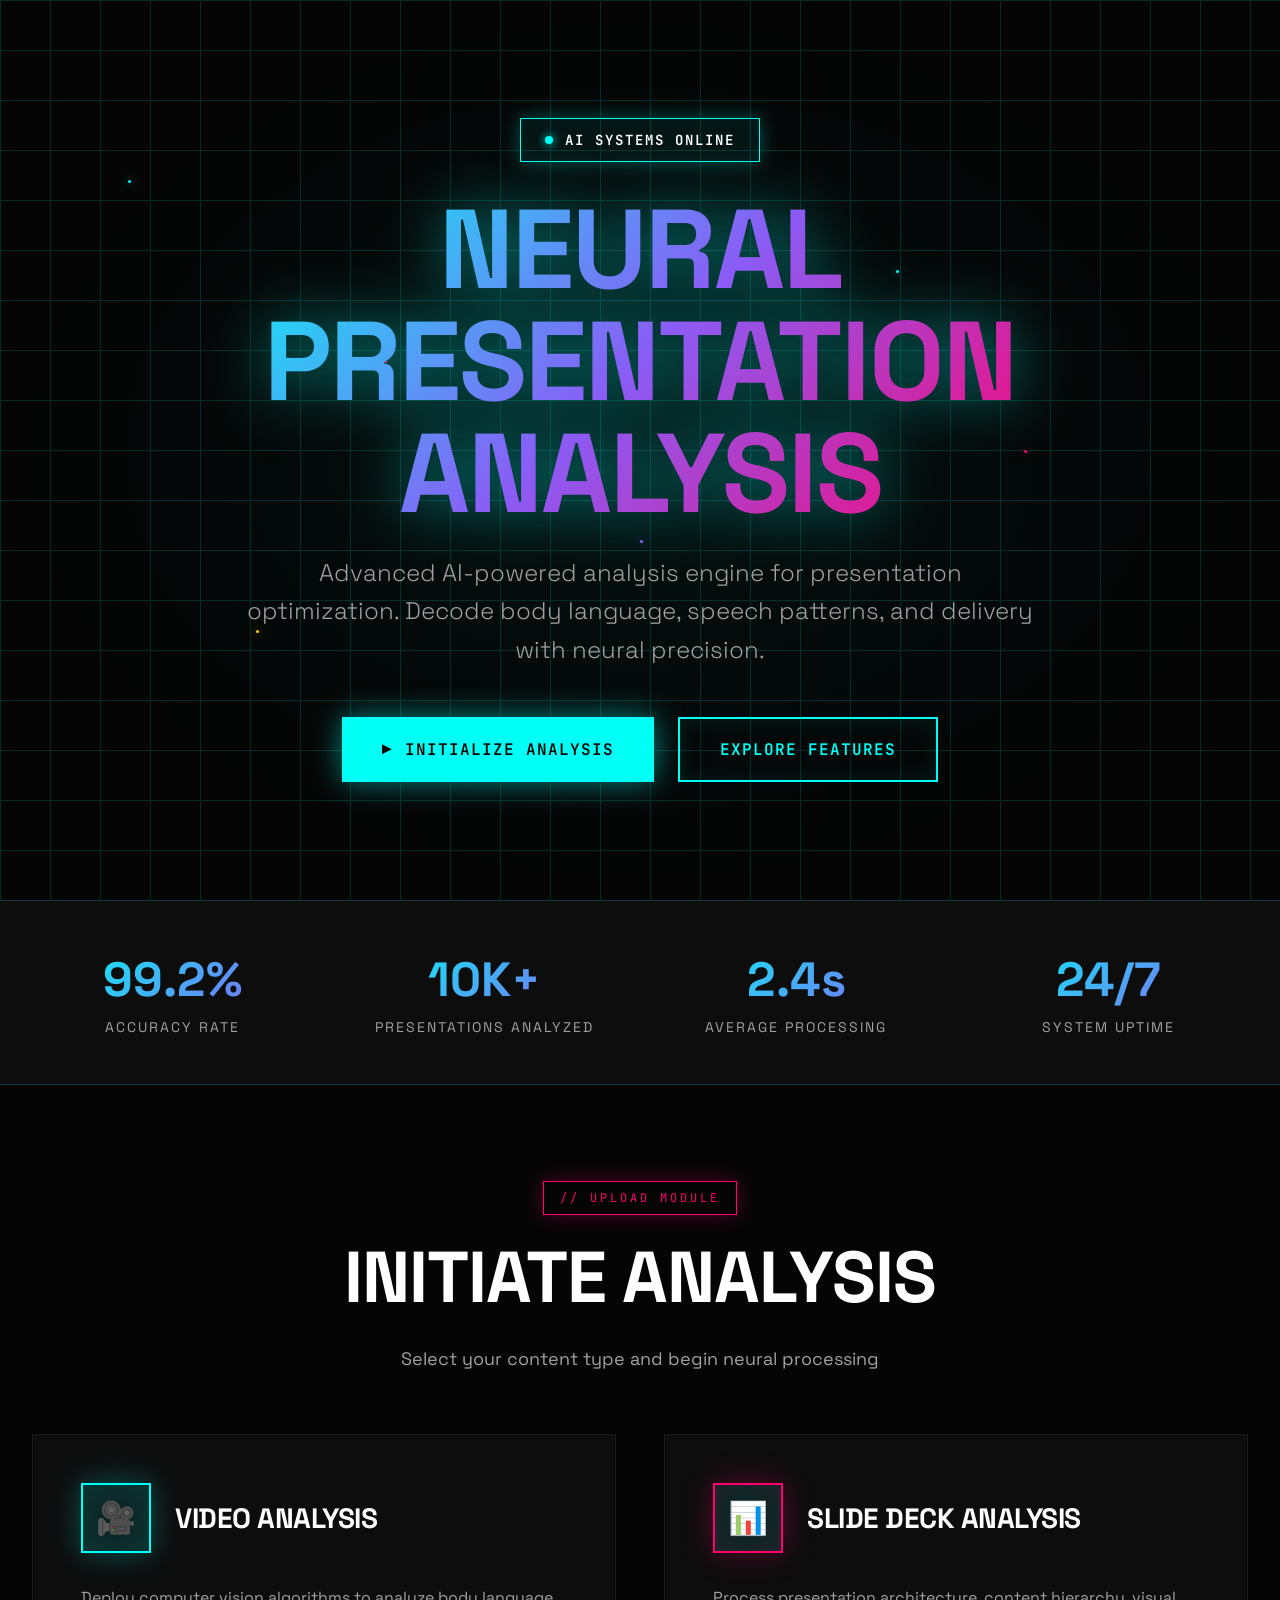
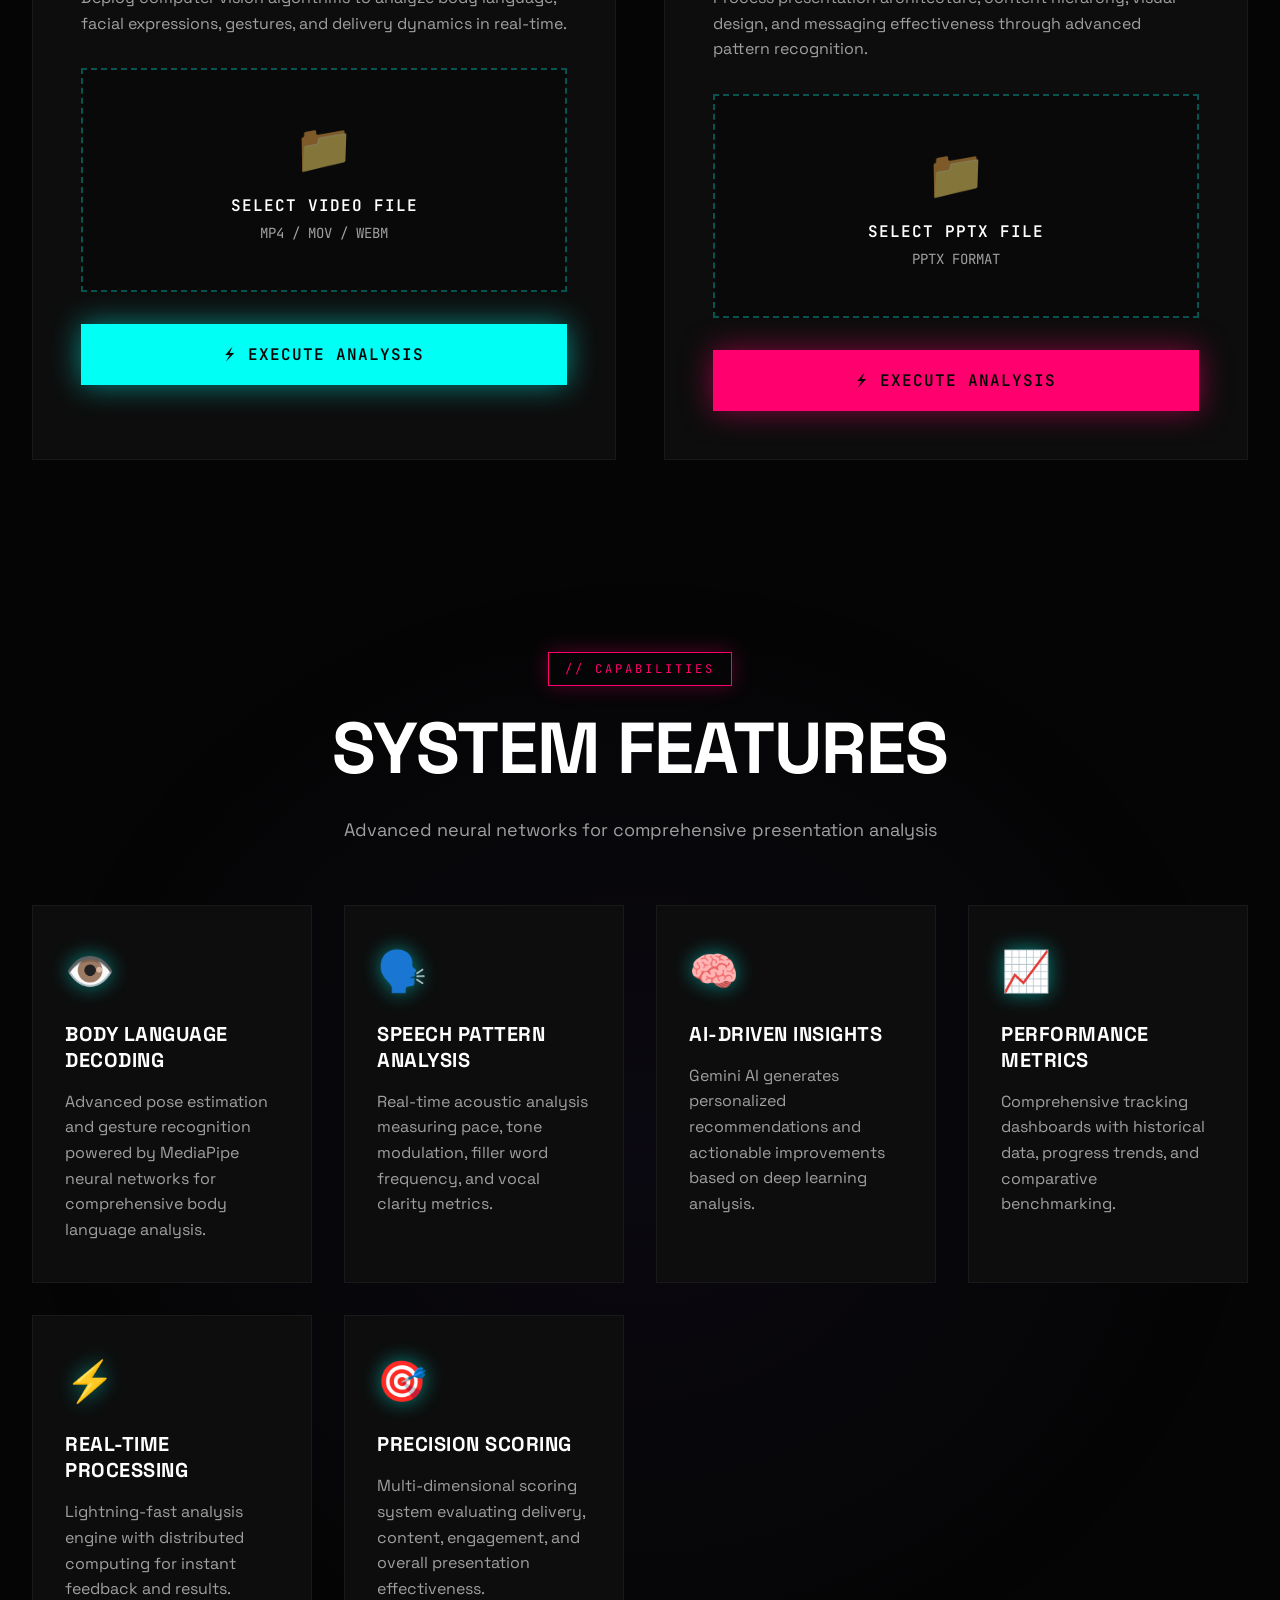
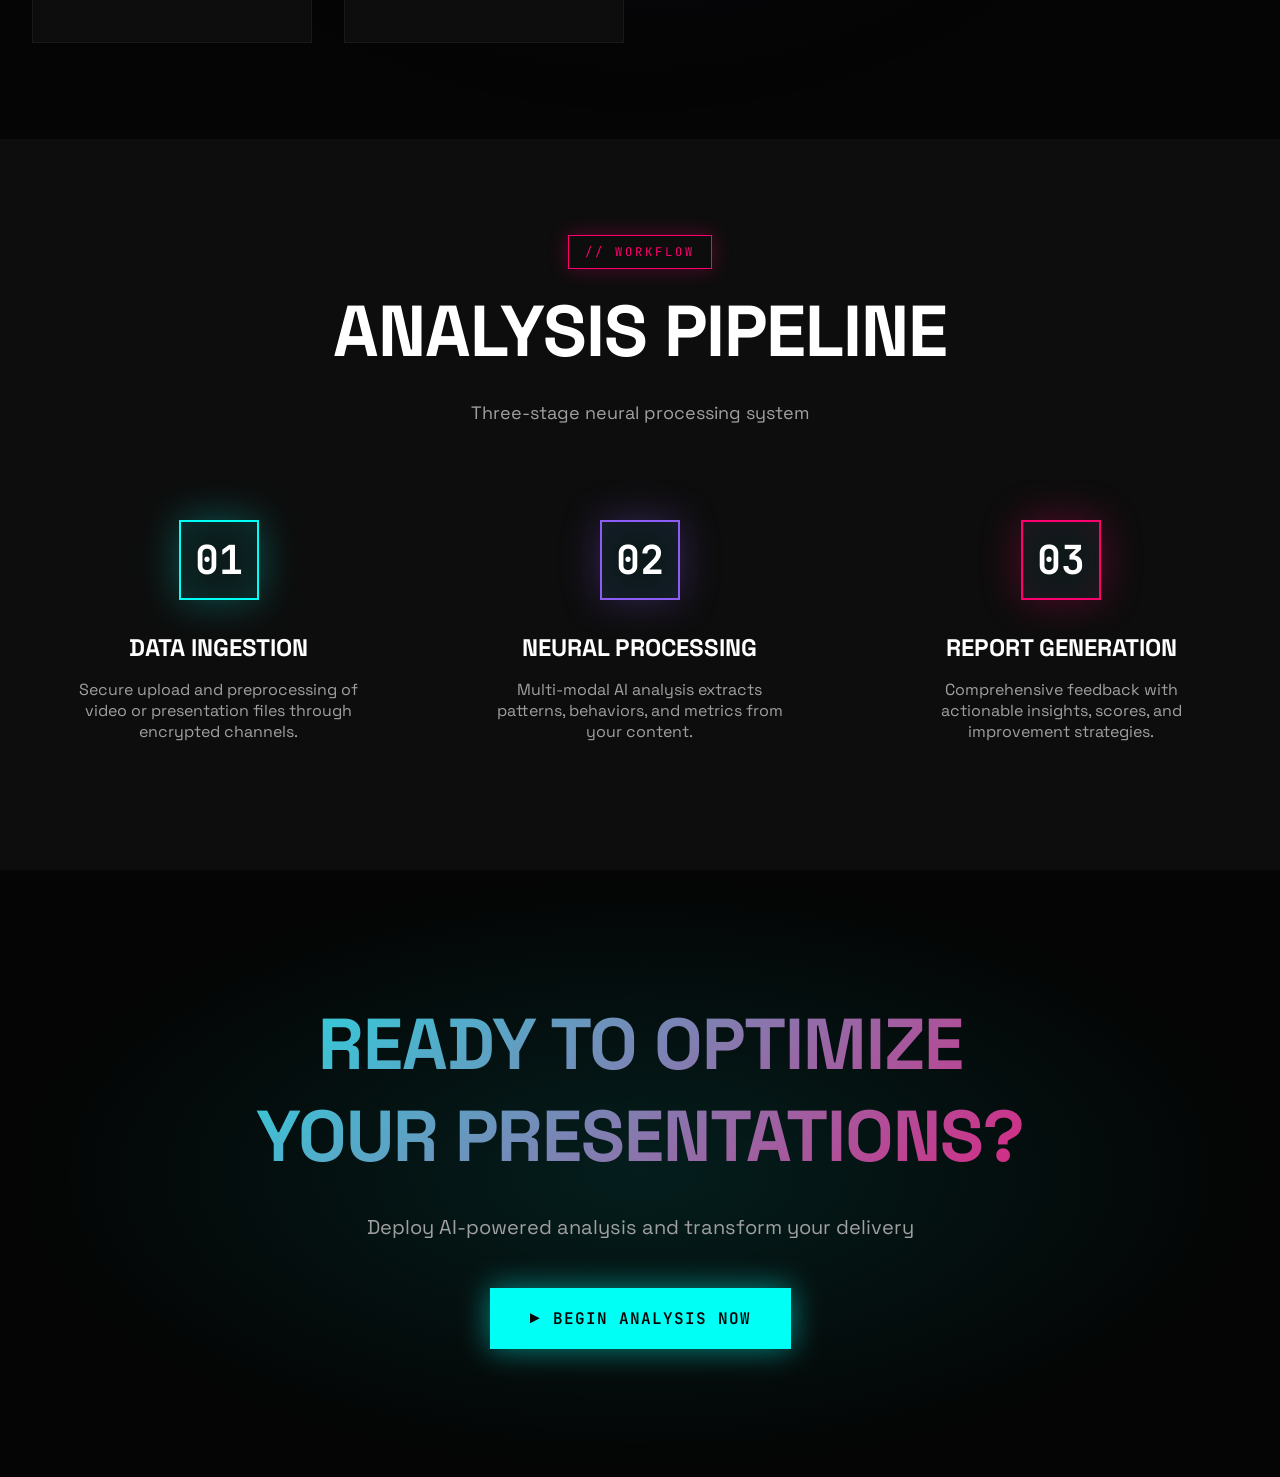
<file: templates/index.html>
<!DOCTYPE html>
<html lang="en">
<head>
    <meta charset="UTF-8">
    <meta name="viewport" content="width=device-width, initial-scale=1.0">
    <title>AI Presentation Analyzer - Neural Interface</title>
    <link href="https://fonts.googleapis.com/css2?family=Space+Grotesk:wght@300;400;500;600;700&family=JetBrains+Mono:wght@400;600&display=swap" rel="stylesheet">
    <style>
        * {
            margin: 0;
            padding: 0;
            box-sizing: border-box;
        }

        :root {
            --neon-cyan: #00fff5;
            --neon-pink: #ff006e;
            --neon-purple: #8b5cf6;
            --neon-yellow: #ffd60a;
            --dark: #050505;
            --dark-card: #0d0d0d;
            --dark-elevated: #1a1a1a;
            --text: #ffffff;
            --text-dim: #a0a0a0;
        }

        body {
            font-family: 'Space Grotesk', sans-serif;
            background: var(--dark);
            color: var(--text);
            overflow-x: hidden;
            position: relative;
        }

        /* Cyber Grid Background */
        .cyber-grid {
            position: fixed;
            top: 0;
            left: 0;
            width: 100%;
            height: 100%;
            z-index: 0;
            opacity: 0.15;
            background-image: 
                linear-gradient(var(--neon-cyan) 1px, transparent 1px),
                linear-gradient(90deg, var(--neon-cyan) 1px, transparent 1px);
            background-size: 50px 50px;
            animation: gridMove 20s linear infinite;
        }

        @keyframes gridMove {
            0% { transform: perspective(500px) rotateX(60deg) translateY(0); }
            100% { transform: perspective(500px) rotateX(60deg) translateY(50px); }
        }

        /* Floating Particles */
        .particles {
            position: fixed;
            top: 0;
            left: 0;
            width: 100%;
            height: 100%;
            z-index: 1;
            pointer-events: none;
        }

        .particle {
            position: absolute;
            width: 3px;
            height: 3px;
            background: var(--neon-cyan);
            border-radius: 50%;
            box-shadow: 0 0 10px var(--neon-cyan);
            animation: float 10s infinite ease-in-out;
        }

        .particle:nth-child(1) { top: 20%; left: 10%; animation-delay: 0s; }
        .particle:nth-child(2) { top: 40%; left: 30%; animation-delay: 2s; background: var(--neon-pink); box-shadow: 0 0 10px var(--neon-pink); }
        .particle:nth-child(3) { top: 60%; left: 50%; animation-delay: 4s; background: var(--neon-purple); box-shadow: 0 0 10px var(--neon-purple); }
        .particle:nth-child(4) { top: 30%; left: 70%; animation-delay: 1s; }
        .particle:nth-child(5) { top: 70%; left: 20%; animation-delay: 3s; background: var(--neon-yellow); box-shadow: 0 0 10px var(--neon-yellow); }
        .particle:nth-child(6) { top: 50%; left: 80%; animation-delay: 5s; background: var(--neon-pink); box-shadow: 0 0 10px var(--neon-pink); }

        @keyframes float {
            0%, 100% { transform: translate(0, 0) scale(1); opacity: 0.3; }
            25% { transform: translate(50px, -50px) scale(1.5); opacity: 0.8; }
            50% { transform: translate(-30px, 30px) scale(0.8); opacity: 0.5; }
            75% { transform: translate(70px, 20px) scale(1.2); opacity: 0.7; }
        }

        /* Hero Section */
        .hero {
            position: relative;
            min-height: 100vh;
            display: flex;
            align-items: center;
            justify-content: center;
            padding: 2rem;
            z-index: 10;
            background: radial-gradient(ellipse at center, rgba(0, 255, 245, 0.05) 0%, transparent 70%);
        }

        .hero-content {
            text-align: center;
            max-width: 1100px;
        }

        .glitch-wrapper {
            position: relative;
            display: inline-block;
            margin-bottom: 2rem;
        }

        .status-badge {
            display: inline-flex;
            align-items: center;
            gap: 0.75rem;
            padding: 0.75rem 1.5rem;
            background: rgba(0, 255, 245, 0.05);
            border: 1px solid var(--neon-cyan);
            font-family: 'JetBrains Mono', monospace;
            font-size: 0.875rem;
            font-weight: 600;
            text-transform: uppercase;
            letter-spacing: 2px;
            box-shadow: 0 0 20px rgba(0, 255, 245, 0.3), inset 0 0 20px rgba(0, 255, 245, 0.05);
            animation: pulse-border 2s infinite;
        }

        .status-dot {
            width: 8px;
            height: 8px;
            background: var(--neon-cyan);
            border-radius: 50%;
            animation: pulse-dot 2s infinite;
            box-shadow: 0 0 10px var(--neon-cyan);
        }

        @keyframes pulse-border {
            0%, 100% { box-shadow: 0 0 20px rgba(0, 255, 245, 0.3), inset 0 0 20px rgba(0, 255, 245, 0.05); }
            50% { box-shadow: 0 0 40px rgba(0, 255, 245, 0.6), inset 0 0 30px rgba(0, 255, 245, 0.1); }
        }

        @keyframes pulse-dot {
            0%, 100% { opacity: 1; transform: scale(1); }
            50% { opacity: 0.5; transform: scale(1.5); }
        }

        h1 {
            font-size: clamp(3rem, 10vw, 7rem);
            font-weight: 700;
            line-height: 1;
            margin-bottom: 1.5rem;
            text-transform: uppercase;
            letter-spacing: -2px;
            background: linear-gradient(135deg, var(--neon-cyan), var(--neon-purple), var(--neon-pink));
            -webkit-background-clip: text;
            -webkit-text-fill-color: transparent;
            background-clip: text;
            filter: drop-shadow(0 0 30px rgba(0, 255, 245, 0.5));
            animation: glow-text 3s ease-in-out infinite;
        }

        @keyframes glow-text {
            0%, 100% { filter: drop-shadow(0 0 20px rgba(0, 255, 245, 0.3)); }
            50% { filter: drop-shadow(0 0 40px rgba(0, 255, 245, 0.8)); }
        }

        .tagline {
            font-size: clamp(1.125rem, 2.5vw, 1.5rem);
            color: var(--text-dim);
            max-width: 800px;
            margin: 0 auto 3rem;
            line-height: 1.6;
            font-weight: 300;
        }

        .cta-group {
            display: flex;
            gap: 1.5rem;
            justify-content: center;
            flex-wrap: wrap;
        }

        .btn-primary {
            position: relative;
            display: inline-flex;
            align-items: center;
            gap: 0.75rem;
            padding: 1.25rem 2.5rem;
            font-size: 1rem;
            font-weight: 600;
            font-family: 'JetBrains Mono', monospace;
            text-transform: uppercase;
            letter-spacing: 1px;
            color: var(--dark);
            background: var(--neon-cyan);
            border: none;
            overflow: hidden;
            cursor: pointer;
            text-decoration: none;
            transition: all 0.3s ease;
            box-shadow: 0 0 30px rgba(0, 255, 245, 0.5);
        }

        .btn-primary::before {
            content: '';
            position: absolute;
            top: 0;
            left: -100%;
            width: 100%;
            height: 100%;
            background: linear-gradient(90deg, transparent, rgba(255, 255, 255, 0.5), transparent);
            transition: left 0.5s ease;
        }

        .btn-primary:hover::before {
            left: 100%;
        }

        .btn-primary:hover {
            transform: translateY(-3px) scale(1.02);
            box-shadow: 0 0 50px rgba(0, 255, 245, 0.8);
        }

        .btn-secondary {
            padding: 1.25rem 2.5rem;
            font-size: 1rem;
            font-weight: 600;
            font-family: 'JetBrains Mono', monospace;
            text-transform: uppercase;
            letter-spacing: 1px;
            color: var(--neon-cyan);
            background: transparent;
            border: 2px solid var(--neon-cyan);
            cursor: pointer;
            text-decoration: none;
            transition: all 0.3s ease;
            box-shadow: inset 0 0 20px rgba(0, 255, 245, 0.1);
        }

        .btn-secondary:hover {
            background: rgba(0, 255, 245, 0.1);
            box-shadow: 0 0 30px rgba(0, 255, 245, 0.3), inset 0 0 30px rgba(0, 255, 245, 0.2);
        }

        /* Stats Bar */
        .stats-bar {
            position: relative;
            z-index: 10;
            padding: 3rem 2rem;
            background: var(--dark-card);
            border-top: 1px solid rgba(0, 255, 245, 0.2);
            border-bottom: 1px solid rgba(0, 255, 245, 0.2);
        }

        .stats-grid {
            max-width: 1200px;
            margin: 0 auto;
            display: grid;
            grid-template-columns: repeat(auto-fit, minmax(200px, 1fr));
            gap: 3rem;
            text-align: center;
        }

        .stat-item h3 {
            font-size: 3rem;
            font-weight: 700;
            background: linear-gradient(135deg, var(--neon-cyan), var(--neon-purple));
            -webkit-background-clip: text;
            -webkit-text-fill-color: transparent;
            background-clip: text;
            margin-bottom: 0.5rem;
        }

        .stat-item p {
            color: var(--text-dim);
            text-transform: uppercase;
            font-size: 0.875rem;
            letter-spacing: 2px;
        }

        /* Upload Section */
        .upload-section {
            position: relative;
            z-index: 10;
            padding: 6rem 2rem;
        }

        .container {
            max-width: 1400px;
            margin: 0 auto;
        }

        .section-header {
            text-align: center;
            margin-bottom: 4rem;
        }

        .section-label {
            display: inline-block;
            font-family: 'JetBrains Mono', monospace;
            font-size: 0.75rem;
            text-transform: uppercase;
            letter-spacing: 3px;
            color: var(--neon-pink);
            margin-bottom: 1rem;
            padding: 0.5rem 1rem;
            border: 1px solid var(--neon-pink);
            box-shadow: 0 0 20px rgba(255, 0, 110, 0.3);
        }

        .section-title {
            font-size: clamp(2.5rem, 6vw, 4.5rem);
            font-weight: 700;
            margin-bottom: 1.5rem;
            text-transform: uppercase;
            letter-spacing: -1px;
        }

        .section-subtitle {
            font-size: 1.125rem;
            color: var(--text-dim);
            max-width: 600px;
            margin: 0 auto;
        }

        .upload-grid {
            display: grid;
            grid-template-columns: repeat(auto-fit, minmax(500px, 1fr));
            gap: 3rem;
        }

        .upload-card {
            position: relative;
            background: var(--dark-card);
            border: 1px solid rgba(255, 255, 255, 0.05);
            padding: 3rem;
            overflow: hidden;
            transition: all 0.4s ease;
        }

        .upload-card::before {
            content: '';
            position: absolute;
            top: 0;
            left: 0;
            width: 100%;
            height: 3px;
            background: linear-gradient(90deg, var(--neon-cyan), var(--neon-purple), var(--neon-pink));
            transform: scaleX(0);
            transform-origin: left;
            transition: transform 0.4s ease;
        }

        .upload-card:hover::before {
            transform: scaleX(1);
        }

        .upload-card::after {
            content: '';
            position: absolute;
            top: 0;
            left: 0;
            right: 0;
            bottom: 0;
            background: radial-gradient(circle at var(--mouse-x, 50%) var(--mouse-y, 50%), rgba(0, 255, 245, 0.1), transparent 50%);
            opacity: 0;
            transition: opacity 0.3s ease;
            pointer-events: none;
        }

        .upload-card:hover::after {
            opacity: 1;
        }

        .upload-card:hover {
            border-color: rgba(0, 255, 245, 0.3);
            transform: translateY(-5px);
            box-shadow: 0 20px 60px rgba(0, 0, 0, 0.5), 0 0 40px rgba(0, 255, 245, 0.2);
        }

        .card-header {
            display: flex;
            align-items: center;
            gap: 1.5rem;
            margin-bottom: 2rem;
        }

        .card-icon {
            width: 70px;
            height: 70px;
            display: flex;
            align-items: center;
            justify-content: center;
            font-size: 2rem;
            background: rgba(0, 255, 245, 0.1);
            border: 2px solid var(--neon-cyan);
            box-shadow: 0 0 30px rgba(0, 255, 245, 0.3), inset 0 0 30px rgba(0, 255, 245, 0.1);
        }

        .upload-card:nth-child(2) .card-icon {
            border-color: var(--neon-pink);
            box-shadow: 0 0 30px rgba(255, 0, 110, 0.3), inset 0 0 30px rgba(255, 0, 110, 0.1);
        }

        .card-title {
            font-size: 1.75rem;
            font-weight: 700;
            text-transform: uppercase;
            letter-spacing: -0.5px;
        }

        .card-description {
            color: var(--text-dim);
            line-height: 1.6;
            margin-bottom: 2rem;
        }

        .file-zone {
            position: relative;
            margin-bottom: 2rem;
        }

        .file-input {
            position: absolute;
            opacity: 0;
            width: 100%;
            height: 100%;
            cursor: pointer;
            z-index: 2;
        }

        .file-display {
            display: flex;
            flex-direction: column;
            align-items: center;
            justify-content: center;
            padding: 3rem 2rem;
            background: rgba(0, 0, 0, 0.3);
            border: 2px dashed rgba(0, 255, 245, 0.3);
            transition: all 0.3s ease;
            cursor: pointer;
        }

        .file-display:hover {
            background: rgba(0, 255, 245, 0.05);
            border-color: var(--neon-cyan);
            box-shadow: 0 0 30px rgba(0, 255, 245, 0.2), inset 0 0 30px rgba(0, 255, 245, 0.05);
        }

        .upload-card:nth-child(2) .file-display:hover {
            border-color: var(--neon-pink);
            box-shadow: 0 0 30px rgba(255, 0, 110, 0.2), inset 0 0 30px rgba(255, 0, 110, 0.05);
        }

        .file-icon {
            font-size: 3rem;
            margin-bottom: 1rem;
            opacity: 0.5;
        }

        .file-text {
            font-family: 'JetBrains Mono', monospace;
            font-weight: 600;
            font-size: 1rem;
            margin-bottom: 0.5rem;
            text-transform: uppercase;
            letter-spacing: 1px;
        }

        .file-formats {
            font-size: 0.875rem;
            color: var(--text-dim);
            font-family: 'JetBrains Mono', monospace;
        }

        .preview-box {
            display: none;
            margin-top: 1.5rem;
            padding: 1.5rem;
            background: rgba(0, 0, 0, 0.5);
            border: 1px solid rgba(0, 255, 245, 0.2);
        }

        .preview-box video {
            width: 100%;
            margin-bottom: 1rem;
        }

        .preview-meta {
            font-family: 'JetBrains Mono', monospace;
            font-size: 0.875rem;
            color: var(--text-dim);
        }

        .analyze-btn {
            width: 100%;
            padding: 1.25rem;
            font-size: 1rem;
            font-weight: 600;
            font-family: 'JetBrains Mono', monospace;
            text-transform: uppercase;
            letter-spacing: 1px;
            color: var(--dark);
            background: var(--neon-cyan);
            border: none;
            cursor: pointer;
            transition: all 0.3s ease;
            display: flex;
            align-items: center;
            justify-content: center;
            gap: 0.75rem;
            box-shadow: 0 0 30px rgba(0, 255, 245, 0.5);
            position: relative;
            overflow: hidden;
        }

        .analyze-btn::before {
            content: '';
            position: absolute;
            top: 50%;
            left: 50%;
            width: 0;
            height: 0;
            background: rgba(255, 255, 255, 0.3);
            border-radius: 50%;
            transform: translate(-50%, -50%);
            transition: width 0.6s ease, height 0.6s ease;
        }

        .analyze-btn:hover::before {
            width: 400px;
            height: 400px;
        }

        .analyze-btn:hover {
            transform: translateY(-2px);
            box-shadow: 0 0 50px rgba(0, 255, 245, 0.8);
        }

        .upload-card:nth-child(2) .analyze-btn {
            background: var(--neon-pink);
            box-shadow: 0 0 30px rgba(255, 0, 110, 0.5);
        }

        .upload-card:nth-child(2) .analyze-btn:hover {
            box-shadow: 0 0 50px rgba(255, 0, 110, 0.8);
        }

        /* Features Section */
        .features-section {
            position: relative;
            z-index: 10;
            padding: 6rem 2rem;
            background: radial-gradient(ellipse at center, rgba(139, 92, 246, 0.05) 0%, transparent 70%);
        }

        .features-grid {
            display: grid;
            grid-template-columns: repeat(auto-fit, minmax(280px, 1fr));
            gap: 2rem;
            margin-top: 4rem;
        }

        .feature-card {
            position: relative;
            padding: 2.5rem 2rem;
            background: var(--dark-card);
            border: 1px solid rgba(255, 255, 255, 0.05);
            transition: all 0.3s ease;
            overflow: hidden;
        }

        .feature-card::before {
            content: '';
            position: absolute;
            top: 0;
            left: 0;
            width: 3px;
            height: 100%;
            background: linear-gradient(180deg, var(--neon-cyan), var(--neon-purple), var(--neon-pink));
            transform: scaleY(0);
            transform-origin: top;
            transition: transform 0.3s ease;
        }

        .feature-card:hover::before {
            transform: scaleY(1);
        }

        .feature-card:hover {
            border-color: rgba(0, 255, 245, 0.3);
            transform: translateX(5px);
            box-shadow: -5px 0 30px rgba(0, 255, 245, 0.2);
        }

        .feature-icon {
            font-size: 2.5rem;
            margin-bottom: 1.5rem;
            filter: drop-shadow(0 0 10px rgba(0, 255, 245, 0.5));
        }

        .feature-card h3 {
            font-size: 1.25rem;
            font-weight: 700;
            margin-bottom: 1rem;
            text-transform: uppercase;
            letter-spacing: 0.5px;
        }

        .feature-card p {
            color: var(--text-dim);
            line-height: 1.6;
        }

        /* Process Section */
        .process-section {
            position: relative;
            z-index: 10;
            padding: 6rem 2rem;
            background: var(--dark-card);
        }

        .process-grid {
            display: grid;
            grid-template-columns: repeat(auto-fit, minmax(300px, 1fr));
            gap: 3rem;
            margin-top: 4rem;
        }

        .process-step {
            position: relative;
            text-align: center;
            padding: 2rem;
        }

        .step-number {
            width: 80px;
            height: 80px;
            display: flex;
            align-items: center;
            justify-content: center;
            font-size: 2.5rem;
            font-weight: 700;
            margin: 0 auto 2rem;
            background: rgba(0, 255, 245, 0.05);
            border: 2px solid var(--neon-cyan);
            box-shadow: 0 0 40px rgba(0, 255, 245, 0.3), inset 0 0 40px rgba(0, 255, 245, 0.1);
            font-family: 'JetBrains Mono', monospace;
        }

        .process-step:nth-child(2) .step-number {
            border-color: var(--neon-purple);
            box-shadow: 0 0 40px rgba(139, 92, 246, 0.3), inset 0 0 40px rgba(139, 92, 246, 0.1);
        }

        .process-step:nth-child(3) .step-number {
            border-color: var(--neon-pink);
            box-shadow: 0 0 40px rgba(255, 0, 110, 0.3), inset 0 0 40px rgba(255, 0, 110, 0.1);
        }

        .process-step h3 {
            font-size: 1.5rem;
            font-weight: 700;
            margin-bottom: 1rem;
            text-transform: uppercase;
        }

        .process-step p {
            color: var(--text-dim);
        }

        /* CTA Section */
        .cta-section {
            position: relative;
            z-index: 10;
            padding: 8rem 2rem;
            text-align: center;
            background: radial-gradient(ellipse at center, rgba(0, 255, 245, 0.1) 0%, transparent 70%);
        }

        .cta-section h2 {
            font-size: clamp(2.5rem, 6vw, 4.5rem);
            font-weight: 700;
            margin-bottom: 2rem;
            text-transform: uppercase;
            letter-spacing: -1px;
            background: linear-gradient(135deg, var(--neon-cyan), var(--neon-pink));
            -webkit-background-clip: text;
            -webkit-text-fill-color: transparent;
            background-clip: text;
        }

        .cta-section p {
            font-size: 1.25rem;
            color: var(--text-dim);
            margin-bottom: 3rem;
        }

        /* Responsive */
        @media (max-width: 1024px) {
            .upload-grid {
                grid-template-columns: 1fr;
            }
        }

        @media (max-width: 768px) {
            h1 {
                font-size: 3rem;
            }

            .cta-group {
                flex-direction: column;
            }

            .btn-primary, .btn-secondary {
                width: 100%;
                justify-content: center;
            }

            .upload-card {
                padding: 2rem;
            }

            .features-grid,
            .process-grid {
                grid-template-columns: 1fr;
            }
        }
    </style>
</head>
<body>
    <!-- Background Effects -->
    <div class="cyber-grid"></div>
    <div class="particles">
        <div class="particle"></div>
        <div class="particle"></div>
        <div class="particle"></div>
        <div class="particle"></div>
        <div class="particle"></div>
        <div class="particle"></div>
    </div>

    <!-- Hero Section -->
    <section class="hero">
        <div class="hero-content">
            <div class="glitch-wrapper">
                <div class="status-badge">
                    <span class="status-dot"></span>
                    <span>AI SYSTEMS ONLINE</span>
                </div>
            </div>
            <h1>Neural<br>Presentation<br>Analysis</h1>
            <p class="tagline">
                Advanced AI-powered analysis engine for presentation optimization. Decode body language, speech patterns, and delivery with neural precision.
            </p>
            <div class="cta-group">
                <a href="#upload" class="btn-primary">
                    <span>▶</span>
                    <span>INITIALIZE ANALYSIS</span>
                </a>
                <a href="#features" class="btn-secondary">
                    <span>EXPLORE FEATURES</span>
                </a>
            </div>
        </div>
    </section>

    <!-- Stats Bar -->
    <section class="stats-bar">
        <div class="stats-grid">
            <div class="stat-item">
                <h3>99.2%</h3>
                <p>Accuracy Rate</p>
            </div>
            <div class="stat-item">
                <h3>10K+</h3>
                <p>Presentations Analyzed</p>
            </div>
            <div class="stat-item">
                <h3>2.4s</h3>
                <p>Average Processing</p>
            </div>
            <div class="stat-item">
                <h3>24/7</h3>
                <p>System Uptime</p>
            </div>
        </div>
    </section>

    <!-- Upload Section -->
    <section id="upload" class="upload-section">
        <div class="container">
            <div class="section-header">
                <span class="section-label">// UPLOAD MODULE</span>
                <h2 class="section-title">Initiate Analysis</h2>
                <p class="section-subtitle">Select your content type and begin neural processing</p>
            </div>

            <div class="upload-grid">
                <!-- Video Upload -->
                <div class="upload-card">
                    <div class="card-header">
                        <div class="card-icon">🎥</div>
                        <div>
                            <h3 class="card-title">Video Analysis</h3>
                        </div>
                    </div>
                    <p class="card-description">
                        Deploy computer vision algorithms to analyze body language, facial expressions, gestures, and delivery dynamics in real-time.
                    </p>
                    <form action="/analyze_video" method="post" enctype="multipart/form-data">
                        <div class="file-zone">
                            <input type="file" name="video" accept="video/mp4,video/quicktime" class="file-input" id="video-input" required>
                            <div class="file-display">
                                <div class="file-icon">📁</div>
                                <div class="file-text" id="video-text">SELECT VIDEO FILE</div>
                                <div class="file-formats">MP4 / MOV / WEBM</div>
                            </div>
                        </div>
                        <div class="preview-box" id="video-preview">
                            <video id="video-player" controls muted></video>
                            <div class="preview-meta" id="video-meta"></div>
                        </div>
                        <button type="submit" class="analyze-btn">
                            <span>⚡</span>
                            <span>EXECUTE ANALYSIS</span>
                        </button>
                    </form>
                </div>

                <!-- PowerPoint Upload -->
                <div class="upload-card">
                    <div class="card-header">
                        <div class="card-icon">📊</div>
                        <div>
                            <h3 class="card-title">Slide Deck Analysis</h3>
                        </div>
                    </div>
                    <p class="card-description">
                        Process presentation architecture, content hierarchy, visual design, and messaging effectiveness through advanced pattern recognition.
                    </p>
                    <form action="/analyze_ppt" method="post" enctype="multipart/form-data">
                        <div class="file-zone">
                            <input type="file" name="ppt" accept="application/vnd.openxmlformats-officedocument.presentationml.presentation" class="file-input" id="ppt-input" required>
                            <div class="file-display">
                                <div class="file-icon">📁</div>
                                <div class="file-text" id="ppt-text">SELECT PPTX FILE</div>
                                <div class="file-formats">PPTX FORMAT</div>
                            </div>
                        </div>
                        <div class="preview-box" id="ppt-preview"></div>
                        <button type="submit" class="analyze-btn">
                            <span>⚡</span>
                            <span>EXECUTE ANALYSIS</span>
                        </button>
                    </form>
                </div>
            </div>
        </div>
    </section>

    <!-- Features Section -->
    <section id="features" class="features-section">
        <div class="container">
            <div class="section-header">
                <span class="section-label">// CAPABILITIES</span>
                <h2 class="section-title">System Features</h2>
                <p class="section-subtitle">Advanced neural networks for comprehensive presentation analysis</p>
            </div>

            <div class="features-grid">
                <div class="feature-card">
                    <div class="feature-icon">👁️</div>
                    <h3>Body Language Decoding</h3>
                    <p>Advanced pose estimation and gesture recognition powered by MediaPipe neural networks for comprehensive body language analysis.</p>
                </div>
                <div class="feature-card">
                    <div class="feature-icon">🗣️</div>
                    <h3>Speech Pattern Analysis</h3>
                    <p>Real-time acoustic analysis measuring pace, tone modulation, filler word frequency, and vocal clarity metrics.</p>
                </div>
                <div class="feature-card">
                    <div class="feature-icon">🧠</div>
                    <h3>AI-Driven Insights</h3>
                    <p>Gemini AI generates personalized recommendations and actionable improvements based on deep learning analysis.</p>
                </div>
                <div class="feature-card">
                    <div class="feature-icon">📈</div>
                    <h3>Performance Metrics</h3>
                    <p>Comprehensive tracking dashboards with historical data, progress trends, and comparative benchmarking.</p>
                </div>
                <div class="feature-card">
                    <div class="feature-icon">⚡</div>
                    <h3>Real-Time Processing</h3>
                    <p>Lightning-fast analysis engine with distributed computing for instant feedback and results.</p>
                </div>
                <div class="feature-card">
                    <div class="feature-icon">🎯</div>
                    <h3>Precision Scoring</h3>
                    <p>Multi-dimensional scoring system evaluating delivery, content, engagement, and overall presentation effectiveness.</p>
                </div>
            </div>
        </div>
    </section>

    <!-- Process Section -->
    <section class="process-section">
        <div class="container">
            <div class="section-header">
                <span class="section-label">// WORKFLOW</span>
                <h2 class="section-title">Analysis Pipeline</h2>
                <p class="section-subtitle">Three-stage neural processing system</p>
            </div>

            <div class="process-grid">
                <div class="process-step">
                    <div class="step-number">01</div>
                    <h3>Data Ingestion</h3>
                    <p>Secure upload and preprocessing of video or presentation files through encrypted channels.</p>
                </div>
                <div class="process-step">
                    <div class="step-number">02</div>
                    <h3>Neural Processing</h3>
                    <p>Multi-modal AI analysis extracts patterns, behaviors, and metrics from your content.</p>
                </div>
                <div class="process-step">
                    <div class="step-number">03</div>
                    <h3>Report Generation</h3>
                    <p>Comprehensive feedback with actionable insights, scores, and improvement strategies.</p>
                </div>
            </div>
        </div>
    </section>

    <!-- CTA Section -->
    <section class="cta-section">
        <div class="container">
            <h2>Ready to Optimize<br>Your Presentations?</h2>
            <p>Deploy AI-powered analysis and transform your delivery</p>
            <a href="#upload" class="btn-primary">
                <span>▶</span>
                <span>BEGIN ANALYSIS NOW</span>
            </a>
        </div>
    </section>

    <script>
        // Video upload handler
        const videoInput = document.getElementById('video-input');
        const videoText = document.getElementById('video-text');
        const videoPreview = document.getElementById('video-preview');
        const videoPlayer = document.getElementById('video-player');
        const videoMeta = document.getElementById('video-meta');

        videoInput.addEventListener('change', function() {
            const file = this.files[0];
            if (file) {
                videoText.textContent = file.name.toUpperCase();
                const url = URL.createObjectURL(file);
                videoPlayer.src = url;
                videoPreview.style.display = 'block';
                const mb = (file.size / (1024 * 1024)).toFixed(2);
                videoMeta.textContent = `${file.type || 'video'} • ${mb} MB • READY FOR PROCESSING`;
            }
        });

        // PPT upload handler
        const pptInput = document.getElementById('ppt-input');
        const pptText = document.getElementById('ppt-text');
        const pptPreview = document.getElementById('ppt-preview');

        pptInput.addEventListener('change', function() {
            const file = this.files[0];
            if (file) {
                pptText.textContent = file.name.toUpperCase();
                const mb = (file.size / (1024 * 1024)).toFixed(2);
                pptPreview.style.display = 'block';
                pptPreview.textContent = `${file.name} • ${mb} MB • READY FOR PROCESSING`;
            }
        });

        // Mouse tracking for card hover effect
        document.querySelectorAll('.upload-card').forEach(card => {
            card.addEventListener('mousemove', (e) => {
                const rect = card.getBoundingClientRect();
                const x = ((e.clientX - rect.left) / rect.width) * 100;
                const y = ((e.clientY - rect.top) / rect.height) * 100;
                card.style.setProperty('--mouse-x', `${x}%`);
                card.style.setProperty('--mouse-y', `${y}%`);
            });
        });

        // Smooth scrolling
        document.querySelectorAll('a[href^="#"]').forEach(anchor => {
            anchor.addEventListener('click', function (e) {
                e.preventDefault();
                const target = document.querySelector(this.getAttribute('href'));
                if (target) {
                    target.scrollIntoView({
                        behavior: 'smooth',
                        block: 'start'
                    });
                }
            });
        });

        // Animate elements on scroll
        const observerOptions = {
            threshold: 0.1,
            rootMargin: '0px 0px -100px 0px'
        };

        const observer = new IntersectionObserver((entries) => {
            entries.forEach(entry => {
                if (entry.isIntersecting) {
                    entry.target.style.opacity = '1';
                    entry.target.style.transform = 'translateY(0)';
                }
            });
        }, observerOptions);

        document.querySelectorAll('.feature-card, .process-step, .upload-card').forEach(el => {
            el.style.opacity = '0';
            el.style.transform = 'translateY(30px)';
            el.style.transition = 'opacity 0.6s ease, transform 0.6s ease';
            observer.observe(el);
        });
    </script>
</body>
</html>
</file>
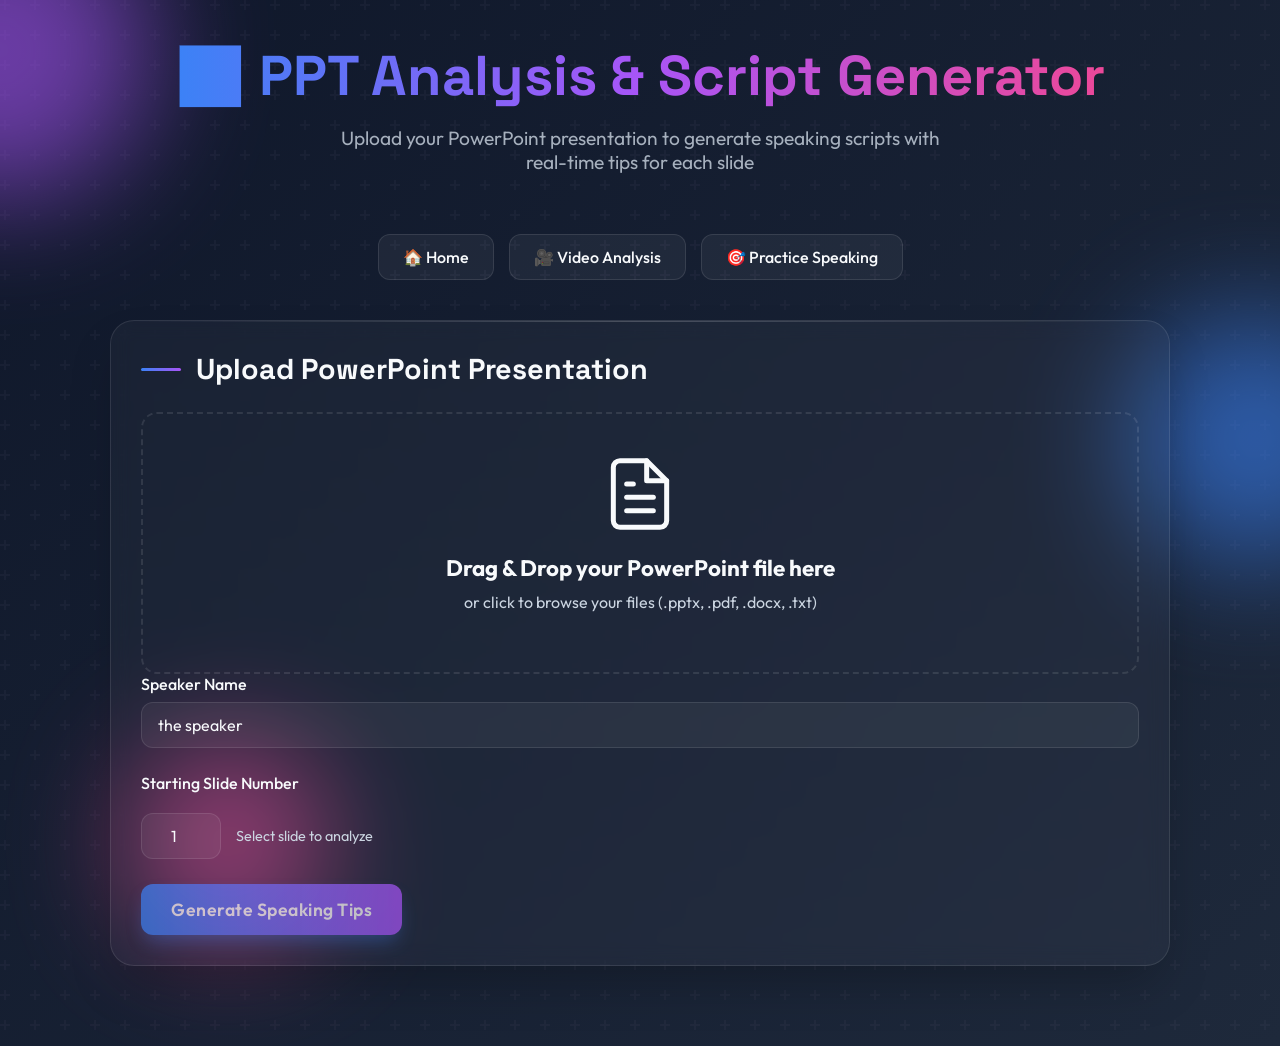
<file: templates/ppt.html>
<!DOCTYPE html>
<html lang="en">
<head>
    <meta charset="UTF-8">
    <meta name="viewport" content="width=device-width, initial-scale=1.0">
    <title>PPT Analysis - VocalCheck</title>
    <link href="https://fonts.googleapis.com/css2?family=Outfit:wght@300;400;500;600;700&family=Space+Grotesk:wght@400;500;600;700&display=swap" rel="stylesheet">
    <style>
        :root {
            --bg-gradient: linear-gradient(135deg, #0f172a, #1e293b);
            --card-bg: rgba(255, 255, 255, 0.03);
            --card-border: rgba(255, 255, 255, 0.1);
            --text-primary: #f8fafc;
            --text-secondary: #cbd5e1;
            --accent-purple: #a855f7;
            --accent-blue: #3b82f6;
            --accent-pink: #ec4899;
            --accent-teal: #14b8a6;
            --accent-orange: #f97316;
            --accent-green: #22c55e;
            --glow-purple: rgba(168, 85, 247, 0.5);
            --glow-blue: rgba(59, 130, 246, 0.5);
            --glow-pink: rgba(236, 72, 153, 0.5);
            --glow-teal: rgba(20, 184, 166, 0.5);
            --glow-orange: rgba(249, 115, 22, 0.5);
            --glow-green: rgba(34, 197, 94, 0.5);
        }

        * {
            margin: 0;
            padding: 0;
            box-sizing: border-box;
        }

        body {
            background: var(--bg-gradient);
            color: var(--text-primary);
            font-family: "Outfit", sans-serif;
            min-height: 100vh;
            overflow-x: hidden;
            position: relative;
        }

        body::before {
            content: "";
            position: absolute;
            top: 0;
            left: 0;
            width: 100%;
            height: 100%;
            background: url("data:image/svg+xml,%3Csvg width='60' height='60' viewBox='0 0 60 60' xmlns='http://www.w3.org/2000/svg'%3E%3Cg fill='none' fill-rule='evenodd'%3E%3Cg fill='%239C92AC' fill-opacity='0.05'%3E%3Cpath d='M36 34v-4h-2v4h-4v2h4v4h2v-4h4v-2h-4zm0-30V0h-2v4h-4v2h4v4h2V6h4V4h-4zM6 34v-4H4v4H0v2h4v4h2v-4h4v-2H6zM6 4V0H4v4H0v2h4v4h2V6h4V4H6z'/%3E%3C/g%3E%3C/g%3E%3C/svg%3E");
            z-index: -1;
        }

        .glow-orb {
            position: absolute;
            border-radius: 50%;
            filter: blur(60px);
            z-index: -1;
            opacity: 0.6;
        }

        .glow-orb-1 {
            width: 300px;
            height: 300px;
            background: var(--accent-purple);
            top: -100px;
            left: -150px;
            animation: float 8s ease-in-out infinite;
        }

        .glow-orb-2 {
            width: 250px;
            height: 250px;
            background: var(--accent-blue);
            top: 30%;
            right: -100px;
            animation: float 10s ease-in-out infinite 1s;
        }

        .glow-orb-3 {
            width: 200px;
            height: 200px;
            background: var(--accent-pink);
            bottom: 10%;
            left: 10%;
            animation: float 7s ease-in-out infinite 0.5s;
        }

        @keyframes float {
            0%, 100% { transform: translateY(0) scale(1); }
            50% { transform: translateY(-20px) scale(1.05); }
        }

        .container {
            max-width: 1100px;
            margin: 0 auto;
            padding: 40px 20px;
        }

        .header {
            text-align: center;
            margin-bottom: 60px;
            position: relative;
        }

        .header h1 {
            font-family: "Space Grotesk", sans-serif;
            font-size: 3.5rem;
            font-weight: 700;
            margin-bottom: 15px;
            background: linear-gradient(to right, var(--accent-blue), var(--accent-purple), var(--accent-pink));
            -webkit-background-clip: text;
            background-clip: text;
            color: transparent;
            position: relative;
            display: inline-block;
        }

        .header p {
            color: var(--text-secondary);
            font-size: 1.2rem;
            max-width: 600px;
            margin: 0 auto;
            opacity: 0.8;
        }

        .nav-buttons {
            display: flex;
            gap: 15px;
            justify-content: center;
            margin-bottom: 40px;
        }

        .nav-btn {
            background: rgba(255, 255, 255, 0.05);
            border: 1px solid var(--card-border);
            color: var(--text-primary);
            border-radius: 12px;
            padding: 12px 24px;
            font-size: 1rem;
            font-weight: 500;
            cursor: pointer;
            transition: all 0.3s ease;
            text-decoration: none;
            display: inline-block;
            font-family: "Outfit", sans-serif;
        }

        .nav-btn:hover {
            background: rgba(255, 255, 255, 0.1);
            transform: translateY(-2px);
            box-shadow: 0 10px 20px -5px rgba(255, 255, 255, 0.1);
        }

        .card {
            background: var(--card-bg);
            border: 1px solid var(--card-border);
            border-radius: 24px;
            padding: 30px;
            backdrop-filter: blur(10px);
            box-shadow: 0 25px 50px -12px rgba(0, 0, 0, 0.25);
            margin-bottom: 40px;
            position: relative;
            overflow: hidden;
            transition: transform 0.3s ease, box-shadow 0.3s ease;
        }

        .card::before {
            content: "";
            position: absolute;
            top: 0;
            left: 0;
            right: 0;
            height: 1px;
            background: linear-gradient(90deg, transparent, rgba(255, 255, 255, 0.2), transparent);
        }

        .card:hover {
            transform: translateY(-5px);
            box-shadow: 0 30px 60px -15px rgba(0, 0, 0, 0.3);
        }

        .card h2 {
            font-family: "Space Grotesk", sans-serif;
            font-size: 1.8rem;
            margin-bottom: 25px;
            display: flex;
            align-items: center;
            position: relative;
        }

        .card h2::before {
            content: "";
            display: block;
            width: 40px;
            height: 3px;
            margin-right: 15px;
            border-radius: 3px;
            background: linear-gradient(to right, var(--accent-blue), var(--accent-purple));
        }

        .upload-area {
            border: 2px dashed var(--card-border);
            border-radius: 16px;
            padding: 40px;
            text-align: center;
            transition: all 0.3s ease;
            position: relative;
            overflow: hidden;
            cursor: pointer;
        }

        .upload-area:hover {
            border-color: var(--accent-blue);
            background: rgba(59, 130, 246, 0.05);
        }

        .upload-area.drag-over {
            border-color: var(--accent-purple);
            background: rgba(168, 85, 247, 0.1);
            transform: scale(1.02);
        }

        .upload-icon {
            width: 80px;
            height: 80px;
            margin: 0 auto 20px;
            position: relative;
        }

        .upload-icon svg {
            width: 100%;
            height: 100%;
            fill: none;
            stroke: var(--text-primary);
            stroke-width: 1.5;
            stroke-linecap: round;
            stroke-linejoin: round;
        }

        .upload-text {
            margin-bottom: 20px;
        }

        .upload-text h3 {
            font-size: 1.4rem;
            margin-bottom: 10px;
        }

        .upload-text p {
            color: var(--text-secondary);
            font-size: 1rem;
        }

        .file-input {
            position: absolute;
            top: 0;
            left: 0;
            width: 100%;
            height: 100%;
            opacity: 0;
            cursor: pointer;
        }

        .form-group {
            margin-bottom: 25px;
        }

        .form-label {
            display: block;
            margin-bottom: 8px;
            font-weight: 500;
            color: var(--text-primary);
        }

        .form-input {
            width: 100%;
            padding: 12px 16px;
            border: 1px solid var(--card-border);
            border-radius: 12px;
            background: rgba(255, 255, 255, 0.05);
            color: var(--text-primary);
            font-family: "Outfit", sans-serif;
            font-size: 1rem;
            transition: all 0.3s ease;
        }

        .form-input:focus {
            outline: none;
            border-color: var(--accent-blue);
            background: rgba(255, 255, 255, 0.08);
            box-shadow: 0 0 0 3px rgba(59, 130, 246, 0.1);
        }

        .form-input::placeholder {
            color: var(--text-secondary);
        }

        .slide-controls {
            display: flex;
            gap: 15px;
            align-items: center;
            margin-top: 20px;
        }

        .slide-input {
            width: 80px;
            text-align: center;
        }

        .slide-info {
            color: var(--text-secondary);
            font-size: 0.9rem;
        }

        .analyze-btn {
            background: linear-gradient(to right, var(--accent-blue), var(--accent-purple));
            color: white;
            border: none;
            border-radius: 12px;
            padding: 14px 30px;
            font-size: 1.1rem;
            font-weight: 600;
            cursor: pointer;
            transition: all 0.3s ease;
            position: relative;
            overflow: hidden;
            font-family: "Outfit", sans-serif;
            letter-spacing: 0.5px;
            box-shadow: 0 10px 20px -5px var(--glow-blue);
        }

        .analyze-btn:hover {
            transform: translateY(-2px);
            box-shadow: 0 15px 25px -5px var(--glow-purple);
        }

        .analyze-btn:disabled {
            opacity: 0.7;
            cursor: not-allowed;
            transform: none;
        }

        .loading {
            display: none;
            text-align: center;
            padding: 60px 20px;
        }

        .loader {
            position: relative;
            width: 120px;
            height: 120px;
            margin: 0 auto 30px;
        }

        .loader-circle {
            position: absolute;
            top: 0;
            left: 0;
            width: 100%;
            height: 100%;
            border-radius: 50%;
            border: 4px solid transparent;
        }

        .loader-circle-1 {
            border-top-color: var(--accent-blue);
            animation: spin 1.5s linear infinite;
        }

        .loader-circle-2 {
            border-right-color: var(--accent-purple);
            animation: spin 2s linear infinite;
        }

        .loader-circle-3 {
            border-bottom-color: var(--accent-pink);
            animation: spin 2.5s linear infinite;
        }

        @keyframes spin {
            0% { transform: rotate(0deg); }
            100% { transform: rotate(360deg); }
        }

        .loading-text {
            font-size: 1.2rem;
            color: var(--text-primary);
            margin-bottom: 10px;
        }

        .loading-subtext {
            color: var(--text-secondary);
            font-size: 1rem;
        }

        .error-message {
            display: none;
            background: rgba(239, 68, 68, 0.1);
            border: 1px solid rgba(239, 68, 68, 0.3);
            color: #ef4444;
            padding: 20px;
            border-radius: 16px;
            margin-bottom: 30px;
            animation: shake 0.5s cubic-bezier(0.36, 0.07, 0.19, 0.97) both;
        }

        @keyframes shake {
            10%, 90% { transform: translate3d(-1px, 0, 0); }
            20%, 80% { transform: translate3d(2px, 0, 0); }
            30%, 50%, 70% { transform: translate3d(-4px, 0, 0); }
            40%, 60% { transform: translate3d(4px, 0, 0); }
        }

        .result-section {
            display: none;
        }

        .tips-container {
            background: rgba(255, 255, 255, 0.03);
            border-radius: 16px;
            padding: 25px;
            margin-top: 25px;
            line-height: 1.7;
            color: var(--text-secondary);
            border: 1px solid rgba(255, 255, 255, 0.05);
            white-space: pre-wrap;
        }

        .slide-navigation {
            display: flex;
            gap: 15px;
            align-items: center;
            justify-content: center;
            margin-top: 30px;
        }

        .nav-slide-btn {
            background: rgba(255, 255, 255, 0.05);
            border: 1px solid var(--card-border);
            color: var(--text-primary);
            border-radius: 8px;
            padding: 8px 16px;
            font-size: 0.9rem;
            cursor: pointer;
            transition: all 0.3s ease;
            font-family: "Outfit", sans-serif;
        }

        .nav-slide-btn:hover:not(:disabled) {
            background: rgba(255, 255, 255, 0.1);
            transform: translateY(-1px);
        }

        .nav-slide-btn:disabled {
            opacity: 0.5;
            cursor: not-allowed;
        }

        .current-slide-info {
            color: var(--text-primary);
            font-weight: 500;
            padding: 8px 16px;
            background: rgba(59, 130, 246, 0.1);
            border-radius: 8px;
            border: 1px solid rgba(59, 130, 246, 0.2);
        }

        .success-message {
            display: none;
            background: rgba(34, 197, 94, 0.1);
            border: 1px solid rgba(34, 197, 94, 0.3);
            color: #22c55e;
            padding: 20px;
            border-radius: 16px;
            margin-bottom: 30px;
        }

        @media (max-width: 768px) {
            .header h1 {
                font-size: 2.5rem;
            }

            .header p {
                font-size: 1rem;
            }

            .card {
                padding: 20px;
            }

            .upload-area {
                padding: 30px 20px;
            }

            .slide-controls {
                flex-direction: column;
                gap: 10px;
            }

            .slide-navigation {
                flex-wrap: wrap;
                gap: 10px;
            }

            .nav-buttons {
                flex-direction: column;
                align-items: center;
            }
        }
    </style>
</head>
<body>
    <div class="glow-orb glow-orb-1"></div>
    <div class="glow-orb glow-orb-2"></div>
    <div class="glow-orb glow-orb-3"></div>

    <div class="container">
        <div class="header">
            <h1>📊 PPT Analysis & Script Generator</h1>
            <p>Upload your PowerPoint presentation to generate speaking scripts with real-time tips for each slide</p>
        </div>

        <div class="nav-buttons">
            <a href="/" class="nav-btn">🏠 Home</a>
            <a href="/index" class="nav-btn">🎥 Video Analysis</a>
            <a href="/practice" class="nav-btn">🎯 Practice Speaking</a>
        </div>

        <div class="card">
            <h2>Upload PowerPoint Presentation</h2>
            
            <form id="pptForm" enctype="multipart/form-data">
                <div class="upload-area" id="dropArea">
                    <div class="upload-icon">
                        <svg viewBox="0 0 24 24">
                            <path d="M14 2H6a2 2 0 0 0-2 2v16a2 2 0 0 0 2 2h12a2 2 0 0 0 2-2V8z"></path>
                            <polyline points="14 2 14 8 20 8"></polyline>
                            <line x1="16" y1="13" x2="8" y2="13"></line>
                            <line x1="16" y1="17" x2="8" y2="17"></line>
                            <polyline points="10 9 9 9 8 9"></polyline>
                        </svg>
                    </div>
                    <div class="upload-text">
                        <h3>Drag & Drop your PowerPoint file here</h3>
                        <p>or click to browse your files (.pptx, .pdf, .docx, .txt)</p>
                    </div>
                    <input type="file" class="file-input" id="pptFile" accept=".pptx,.pdf,.docx,.txt">
                </div>

                <div class="form-group">
                    <label for="speakerName" class="form-label">Speaker Name</label>
                    <input type="text" id="speakerName" name="speaker_name" class="form-input" placeholder="Enter your name" value="the speaker">
                </div>

                <div class="form-group">
                    <label for="slideNumber" class="form-label">Starting Slide Number</label>
                    <div class="slide-controls">
                        <input type="number" id="slideNumber" name="slide_number" class="form-input slide-input" min="1" value="1">
                        <span class="slide-info" id="slideInfo">Select slide to analyze</span>
                    </div>
                </div>

                <button type="submit" class="analyze-btn" id="analyzeBtn" disabled>
                    Generate Speaking Tips
                </button>
            </form>
        </div>

        <div class="loading">
            <div class="loader">
                <div class="loader-circle loader-circle-1"></div>
                <div class="loader-circle loader-circle-2"></div>
                <div class="loader-circle loader-circle-3"></div>
            </div>
            <div class="loading-text">Analyzing your presentation</div>
            <div class="loading-subtext">Generating speaking tips and scripts...</div>
        </div>

        <div class="error-message" id="errorMessage"></div>
        <div class="success-message" id="successMessage"></div>

        <div class="result-section" id="resultSection">
            <div class="card">
                <h2>Speaking Tips & Script</h2>
                
                <div class="slide-navigation" id="slideNavigation">
                    <button class="nav-slide-btn" id="prevSlideBtn" disabled>← Previous</button>
                    <div class="current-slide-info" id="currentSlideInfo">Slide 1 of 1</div>
                    <button class="nav-slide-btn" id="nextSlideBtn" disabled>Next →</button>
                </div>

                <div class="tips-container" id="tipsContainer">
                    <!-- Speaking tips will be displayed here -->
                </div>

                <div class="slide-navigation">
                    <button class="nav-slide-btn" id="generateNewBtn">🔄 Generate for Current Slide</button>
                    <button class="nav-slide-btn" id="goToSlideBtn">📍 Go to Specific Slide</button>
                </div>
            </div>
        </div>
    </div>

    <script>
        let currentFileId = null;
        let currentSlide = 1;
        let totalSlides = 1;
        let speakerName = 'the speaker';

        const dropArea = document.getElementById('dropArea');
        const fileInput = document.getElementById('pptFile');
        const analyzeBtn = document.getElementById('analyzeBtn');
        const pptForm = document.getElementById('pptForm');
        const speakerNameInput = document.getElementById('speakerName');
        const slideNumberInput = document.getElementById('slideNumber');
        const slideInfo = document.getElementById('slideInfo');
        const loading = document.querySelector('.loading');
        const errorMessage = document.getElementById('errorMessage');
        const successMessage = document.getElementById('successMessage');
        const resultSection = document.getElementById('resultSection');
        const tipsContainer = document.getElementById('tipsContainer');
        const currentSlideInfo = document.getElementById('currentSlideInfo');
        const prevSlideBtn = document.getElementById('prevSlideBtn');
        const nextSlideBtn = document.getElementById('nextSlideBtn');
        const generateNewBtn = document.getElementById('generateNewBtn');
        const goToSlideBtn = document.getElementById('goToSlideBtn');

        // Drag and drop functionality
        ['dragenter', 'dragover', 'dragleave', 'drop'].forEach(eventName => {
            dropArea.addEventListener(eventName, preventDefaults, false);
        });

        function preventDefaults(e) {
            e.preventDefault();
            e.stopPropagation();
        }

        dropArea.addEventListener('dragenter', () => {
            dropArea.classList.add('drag-over');
        });

        dropArea.addEventListener('dragleave', () => {
            dropArea.classList.remove('drag-over');
        });

        dropArea.addEventListener('drop', handleDrop);

        function handleDrop(e) {
            const dt = e.dataTransfer;
            const files = dt.files;
            dropArea.classList.remove('drag-over');

            if (files.length > 0) {
                const file = files[0];
                const validTypes = ['.pptx', '.pdf', '.docx', '.txt'];
                const fileExtension = '.' + file.name.split('.').pop().toLowerCase();
                
                if (validTypes.includes(fileExtension)) {
                    fileInput.files = files;
                    analyzeBtn.disabled = false;
                    dropArea.style.borderColor = 'var(--accent-blue)';
                } else {
                    showError('Please select a valid file (.pptx, .pdf, .docx, .txt)');
                }
            }
        }

        fileInput.addEventListener('change', () => {
            if (fileInput.files.length > 0) {
                analyzeBtn.disabled = false;
                dropArea.style.borderColor = 'var(--accent-blue)';
            } else {
                analyzeBtn.disabled = true;
            }
        });

        function showError(message) {
            errorMessage.textContent = message;
            errorMessage.style.display = 'block';
            successMessage.style.display = 'none';
            
            setTimeout(() => {
                errorMessage.style.display = 'none';
            }, 5000);
        }

        function showSuccess(message) {
            successMessage.textContent = message;
            successMessage.style.display = 'block';
            errorMessage.style.display = 'none';
            
            setTimeout(() => {
                successMessage.style.display = 'none';
            }, 5000);
        }

        function updateSlideNavigation() {
            currentSlideInfo.textContent = `Slide ${currentSlide} of ${totalSlides}`;
            prevSlideBtn.disabled = currentSlide <= 1;
            nextSlideBtn.disabled = currentSlide >= totalSlides;
        }

        async function loadSlideContent(slideNum) {
            if (!currentFileId) return;

            try {
                loading.style.display = 'block';
                
                const response = await fetch('/get-slide-tips', {
                    method: 'POST',
                    headers: {
                        'Content-Type': 'application/json',
                    },
                    body: JSON.stringify({
                        file_id: currentFileId,
                        slide_number: slideNum,
                        speaker_name: speakerName
                    })
                });

                const data = await response.json();
                loading.style.display = 'none';

                if (response.ok) {
                    tipsContainer.textContent = data.tips;
                    currentSlide = slideNum;
                    updateSlideNavigation();
                } else {
                    throw new Error(data.error || 'Failed to load slide content');
                }
            } catch (error) {
                loading.style.display = 'none';
                showError(error.message);
            }
        }

        // Event listeners for navigation
        prevSlideBtn.addEventListener('click', () => {
            if (currentSlide > 1) {
                loadSlideContent(currentSlide - 1);
            }
        });

        nextSlideBtn.addEventListener('click', () => {
            if (currentSlide < totalSlides) {
                loadSlideContent(currentSlide + 1);
            }
        });

        generateNewBtn.addEventListener('click', () => {
            loadSlideContent(currentSlide);
        });

        goToSlideBtn.addEventListener('click', () => {
            const slideNum = prompt(`Enter slide number (1-${totalSlides}):`);
            if (slideNum) {
                const num = parseInt(slideNum);
                if (num >= 1 && num <= totalSlides) {
                    loadSlideContent(num);
                } else {
                    showError(`Please enter a number between 1 and ${totalSlides}`);
                }
            }
        });

        // Form submission
        pptForm.addEventListener('submit', async (e) => {
            e.preventDefault();

            if (!fileInput.files.length) {
                showError('Please select a file first');
                return;
            }

            const formData = new FormData();
            formData.append('file', fileInput.files[0]);
            formData.append('speaker_name', speakerNameInput.value || 'the speaker');
            formData.append('slide_number', slideNumberInput.value || '1');

            speakerName = speakerNameInput.value || 'the speaker';

            try {
                loading.style.display = 'block';
                pptForm.style.display = 'none';

                const response = await fetch('/upload-ppt', {
                    method: 'POST',
                    body: formData
                });

                const data = await response.json();
                loading.style.display = 'none';

                if (response.ok) {
                    currentFileId = data.file_id;
                    currentSlide = data.slide_number;
                    totalSlides = data.total_slides;
                    
                    tipsContainer.textContent = data.tips;
                    updateSlideNavigation();
                    
                    resultSection.style.display = 'block';
                    showSuccess('Speaking tips generated successfully!');
                    
                    // Scroll to results
                    resultSection.scrollIntoView({ behavior: 'smooth' });
                } else {
                    throw new Error(data.error || 'Analysis failed');
                }
            } catch (error) {
                loading.style.display = 'none';
                pptForm.style.display = 'block';
                showError(error.message || 'An error occurred while analyzing the presentation');
            }
        });

        // Update slide info when slide number changes
        slideNumberInput.addEventListener('input', () => {
            const slideNum = slideNumberInput.value;
            if (slideNum) {
                slideInfo.textContent = `Will analyze slide ${slideNum}`;
            } else {
                slideInfo.textContent = 'Select slide to analyze';
            }
        });

        // Cleanup when leaving the page
        window.addEventListener('beforeunload', () => {
            if (currentFileId) {
                fetch('/cleanup-ppt', {
                    method: 'POST',
                    body: JSON.stringify({ file_id: currentFileId }),
                    headers: {
                        'Content-Type': 'application/json'
                    }
                });
            }
        });
    </script>
</body>
</html>
</file>
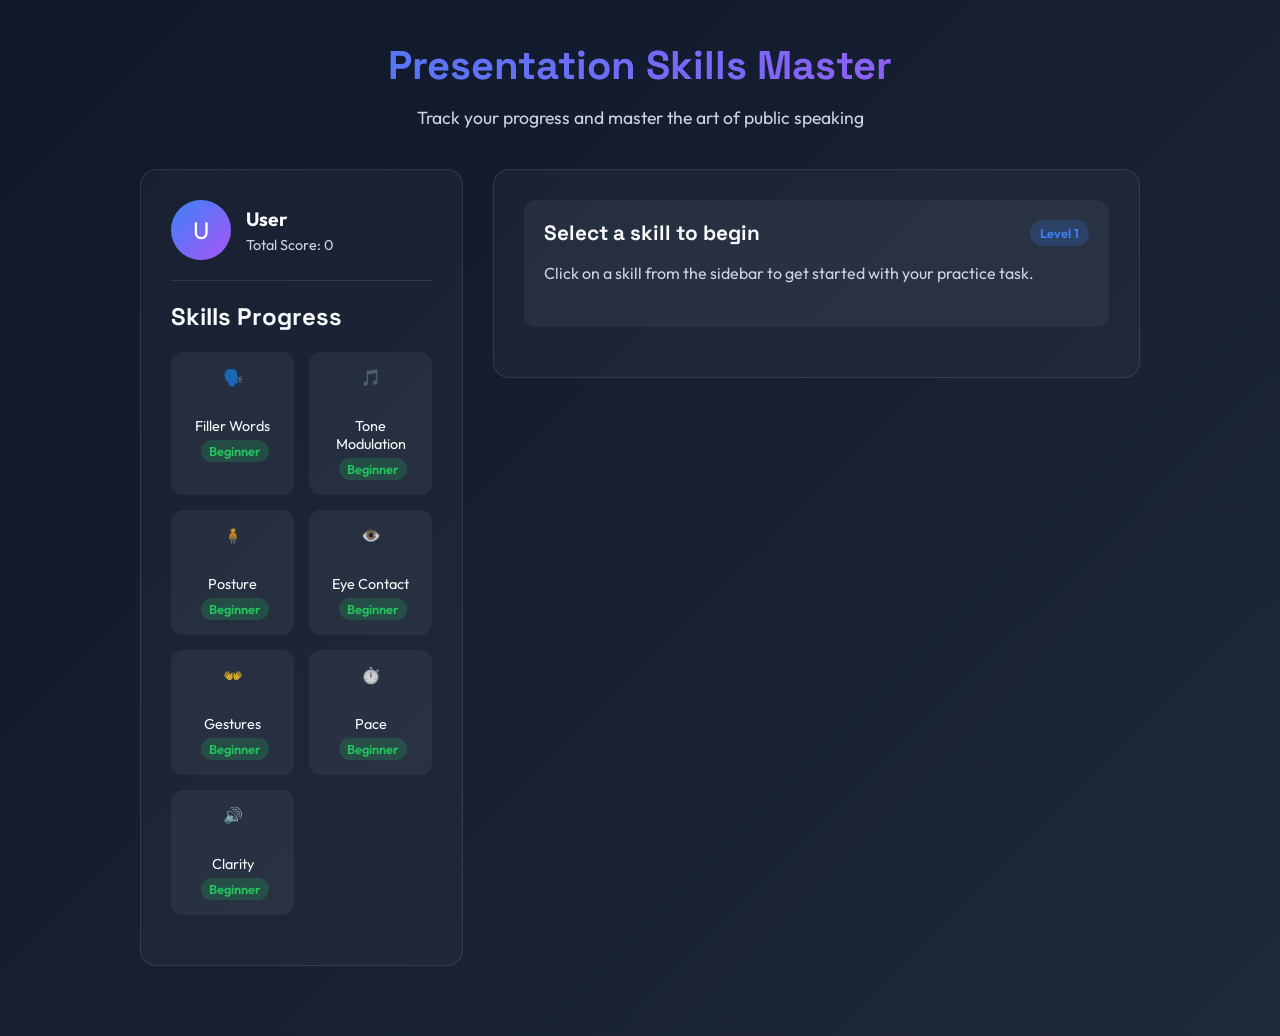
<file: templates/practice.html>
<!DOCTYPE html>
<html lang="en">
  <head>
    <meta charset="UTF-8" />
    <meta name="viewport" content="width=device-width, initial-scale=1.0" />
    <title>Presentation Skills Master</title>
    <link
      href="https://fonts.googleapis.com/css2?family=Outfit:wght@300;400;500;600;700&family=Space+Grotesk:wght@400;500;600;700&display=swap"
      rel="stylesheet"
    />
    <style>
      :root {
        --bg-gradient: linear-gradient(135deg, #0f172a, #1e293b);
        --card-bg: rgba(255, 255, 255, 0.03);
        --card-border: rgba(255, 255, 255, 0.1);
        --text-primary: #f8fafc;
        --text-secondary: #cbd5e1;
        --accent-purple: #a855f7;
        --accent-blue: #3b82f6;
        --accent-pink: #ec4899;
        --accent-teal: #14b8a6;
        --accent-orange: #f97316;
        --accent-green: #22c55e;
      }

      * {
        margin: 0;
        padding: 0;
        box-sizing: border-box;
      }

      body {
        background: var(--bg-gradient);
        color: var(--text-primary);
        font-family: "Outfit", sans-serif;
        min-height: 100vh;
        padding: 40px 20px;
      }

      .container {
        max-width: 1000px;
        margin: 0 auto;
      }

      .header {
        text-align: center;
        margin-bottom: 40px;
      }

      .header h1 {
        font-family: "Space Grotesk", sans-serif;
        font-size: 2.5rem;
        margin-bottom: 15px;
        background: linear-gradient(
          to right,
          var(--accent-blue),
          var(--accent-purple)
        );
        -webkit-background-clip: text;
        background-clip: text;
        color: transparent;
      }

      .header p {
        color: var(--text-secondary);
        font-size: 1.1rem;
      }

      .dashboard {
        display: grid;
        grid-template-columns: 1fr 2fr;
        gap: 30px;
      }

      @media (max-width: 768px) {
        .dashboard {
          grid-template-columns: 1fr;
        }
      }

      .card {
        background: var(--card-bg);
        border: 1px solid var(--card-border);
        border-radius: 16px;
        padding: 30px;
        margin-bottom: 30px;
      }

      .card h2 {
        font-family: "Space Grotesk", sans-serif;
        font-size: 1.5rem;
        margin-bottom: 20px;
        color: var(--text-primary);
      }

      .progress-overview {
        display: grid;
        grid-template-columns: repeat(auto-fill, minmax(120px, 1fr));
        gap: 15px;
        margin-bottom: 20px;
      }

      .skill-card {
        background: rgba(255, 255, 255, 0.05);
        border-radius: 12px;
        padding: 15px;
        text-align: center;
        cursor: pointer;
        transition: all 0.3s ease;
        opacity: 0;
        animation: fadeInUp 0.6s ease-out forwards;
      }

      .skill-card:hover {
        transform: translateY(-5px);
        background: rgba(255, 255, 255, 0.08);
      }

      .skill-card.active {
        border: 2px solid var(--accent-blue);
      }

      .skill-icon {
        width: 40px;
        height: 40px;
        margin: 0 auto 10px;
        opacity: 0.8;
      }

      .skill-name {
        font-size: 0.9rem;
        margin-bottom: 5px;
      }

      .skill-level {
        font-size: 0.8rem;
        color: var(--accent-blue);
        font-weight: 600;
      }

      .task-section {
        background: rgba(255, 255, 255, 0.05);
        border-radius: 12px;
        padding: 20px;
        margin-bottom: 20px;
        opacity: 0;
        animation: scaleIn 0.6s ease-out forwards;
      }

      .task-header {
        display: flex;
        justify-content: space-between;
        align-items: center;
        margin-bottom: 15px;
      }

      .task-title {
        font-family: "Space Grotesk", sans-serif;
        font-size: 1.3rem;
      }

      .task-level {
        background: rgba(59, 130, 246, 0.2);
        color: var(--accent-blue);
        padding: 5px 10px;
        border-radius: 20px;
        font-size: 0.8rem;
        font-weight: 600;
      }

      .task-description {
        color: var(--text-secondary);
        line-height: 1.6;
        margin-bottom: 20px;
      }

      .upload-area {
        border: 2px dashed var(--card-border);
        border-radius: 12px;
        padding: 40px;
        text-align: center;
        cursor: pointer;
        transition: all 0.3s ease;
      }

      .upload-area:hover {
        border-color: var(--accent-blue);
        background: rgba(59, 130, 246, 0.05);
      }

      .upload-area.drag-over {
        border-color: var(--accent-purple);
        background: rgba(168, 85, 247, 0.1);
      }

      .upload-icon {
        width: 60px;
        height: 60px;
        margin: 0 auto 20px;
      }

      .upload-text h3 {
        font-size: 1.2rem;
        margin-bottom: 10px;
      }

      .upload-text p {
        color: var(--text-secondary);
      }

      .file-input {
        display: none;
      }

      .analyze-btn {
        background: linear-gradient(
          to right,
          var(--accent-blue),
          var(--accent-purple)
        );
        color: white;
        border: none;
        border-radius: 8px;
        padding: 12px 24px;
        font-size: 1rem;
        font-weight: 600;
        cursor: pointer;
        transition: all 0.3s ease;
        width: 100%;
        margin-top: 20px;
      }

      .analyze-btn:hover {
        transform: translateY(-2px);
        box-shadow: 0 5px 15px rgba(59, 130, 246, 0.3);
      }

      .analyze-btn:disabled {
        opacity: 0.7;
        cursor: not-allowed;
        transform: none;
      }

      .result-section {
        display: none;
      }

      .score-display {
        text-align: center;
        margin-bottom: 30px;
      }

      .score-circle {
        width: 120px;
        height: 120px;
        border-radius: 50%;
        margin: 0 auto 20px;
        display: flex;
        align-items: center;
        justify-content: center;
        font-family: "Space Grotesk", sans-serif;
        font-size: 2rem;
        font-weight: 700;
        background: linear-gradient(
          135deg,
          var(--accent-blue),
          var(--accent-purple)
        );
        color: white;
        box-shadow: 0 10px 20px rgba(59, 130, 246, 0.2);
        opacity: 0;
        animation: scaleIn 0.6s ease-out forwards;
      }

      .feedback-section {
        background: rgba(255, 255, 255, 0.05);
        border-radius: 12px;
        padding: 20px;
        margin-bottom: 20px;
        opacity: 0;
        animation: slideInRight 0.6s ease-out forwards;
      }

      .feedback-section h3 {
        font-family: "Space Grotesk", sans-serif;
        font-size: 1.2rem;
        margin-bottom: 15px;
        color: var(--text-primary);
      }

      .feedback-text {
        color: var(--text-secondary);
        line-height: 1.6;
        margin-bottom: 15px;
      }

      .audio-player {
        width: 100%;
        margin-top: 15px;
      }

      .strengths-list,
      .improvements-list {
        list-style: none;
      }

      .strengths-list li,
      .improvements-list li {
        padding: 10px 0;
        border-bottom: 1px solid var(--card-border);
        color: var(--text-secondary);
        display: flex;
        align-items: flex-start;
        opacity: 0;
        animation: fadeInUp 0.4s ease-out forwards;
      }

      .strengths-list li:last-child,
      .improvements-list li:last-child {
        border-bottom: none;
      }

      .list-icon {
        margin-right: 10px;
        color: var(--accent-green);
        flex-shrink: 0;
      }

      .improvements-list .list-icon {
        color: var(--accent-orange);
      }

      .progress-section {
        background: rgba(255, 255, 255, 0.05);
        border-radius: 12px;
        padding: 20px;
      }

      .progress-bar {
        height: 8px;
        background: rgba(255, 255, 255, 0.1);
        border-radius: 4px;
        margin: 15px 0;
        overflow: hidden;
      }

      .progress-fill {
        height: 100%;
        background: linear-gradient(
          to right,
          var(--accent-blue),
          var(--accent-purple)
        );
        border-radius: 4px;
        width: 0;
        transition: width 1.5s ease-out;
      }

      .progress-labels {
        display: flex;
        justify-content: space-between;
        color: var(--text-secondary);
        font-size: 0.9rem;
      }

      .next-task-btn {
        background: linear-gradient(
          to right,
          var(--accent-green),
          var(--accent-teal)
        );
        color: white;
        border: none;
        border-radius: 8px;
        padding: 12px 24px;
        font-size: 1rem;
        font-weight: 600;
        cursor: pointer;
        transition: all 0.3s ease;
        width: 100%;
        margin-top: 20px;
        display: none;
      }

      .next-task-btn:hover {
        transform: translateY(-2px);
        box-shadow: 0 5px 15px rgba(34, 197, 94, 0.3);
      }

      .loading {
        display: none;
        text-align: center;
        padding: 40px 0;
      }

      .loading-spinner {
        width: 50px;
        height: 50px;
        border: 3px solid var(--card-border);
        border-top-color: var(--accent-blue);
        border-radius: 50%;
        margin: 0 auto 20px;
        animation: spin 1s linear infinite;
      }

      @keyframes spin {
        to {
          transform: rotate(360deg);
        }
      }

      .error-message {
        display: none;
        background: rgba(239, 68, 68, 0.1);
        border: 1px solid rgba(239, 68, 68, 0.3);
        color: #ef4444;
        padding: 15px;
        border-radius: 8px;
        margin-bottom: 20px;
      }

      .user-profile {
        display: flex;
        align-items: center;
        margin-bottom: 20px;
        padding-bottom: 20px;
        border-bottom: 1px solid var(--card-border);
      }

      .user-avatar {
        width: 60px;
        height: 60px;
        border-radius: 50%;
        background: linear-gradient(
          135deg,
          var(--accent-blue),
          var(--accent-purple)
        );
        display: flex;
        align-items: center;
        justify-content: center;
        font-size: 1.5rem;
        color: white;
        margin-right: 15px;
      }

      .user-info h3 {
        font-size: 1.2rem;
        margin-bottom: 5px;
      }

      .user-info p {
        color: var(--text-secondary);
        font-size: 0.9rem;
      }

      .badge {
        display: inline-block;
        padding: 3px 8px;
        border-radius: 12px;
        font-size: 0.8rem;
        font-weight: 600;
        margin-left: 5px;
      }

      .badge-beginner {
        background: rgba(34, 197, 94, 0.2);
        color: var(--accent-green);
      }

      .badge-intermediate {
        background: rgba(59, 130, 246, 0.2);
        color: var(--accent-blue);
      }

      .badge-advanced {
        background: rgba(168, 85, 247, 0.2);
        color: var(--accent-purple);
      }

      .badge-master {
        background: rgba(236, 72, 153, 0.2);
        color: var(--accent-pink);
      }

      /* Add animation styles */
      @keyframes fadeInUp {
        from {
          opacity: 0;
          transform: translateY(20px);
        }
        to {
          opacity: 1;
          transform: translateY(0);
        }
      }

      @keyframes scaleIn {
        from {
          opacity: 0;
          transform: scale(0.9);
        }
        to {
          opacity: 1;
          transform: scale(1);
        }
      }

      @keyframes slideInRight {
        from {
          opacity: 0;
          transform: translateX(20px);
        }
        to {
          opacity: 1;
          transform: translateX(0);
        }
      }

      @keyframes pulse {
        0% {
          transform: scale(1);
        }
        50% {
          transform: scale(1.05);
        }
        100% {
          transform: scale(1);
        }
      }

      .animate-fade-in-up {
        animation: fadeInUp 0.6s ease-out forwards;
      }

      .animate-scale-in {
        animation: scaleIn 0.6s ease-out forwards;
      }

      .animate-slide-in-right {
        animation: slideInRight 0.6s ease-out forwards;
      }

      .animate-pulse {
        animation: pulse 2s infinite;
      }

      .skill-card {
        opacity: 0;
        animation: fadeInUp 0.6s ease-out forwards;
      }

      .task-section {
        opacity: 0;
        animation: scaleIn 0.6s ease-out forwards;
      }

      .feedback-section {
        opacity: 0;
        animation: slideInRight 0.6s ease-out forwards;
      }

      .score-circle {
        opacity: 0;
        animation: scaleIn 0.6s ease-out forwards;
      }

      .progress-fill {
        width: 0;
        transition: width 1.5s ease-out;
      }

      .strengths-list li,
      .improvements-list li {
        opacity: 0;
        animation: fadeInUp 0.4s ease-out forwards;
      }

      /* Add animation delays for list items */
      .strengths-list li:nth-child(1) {
        animation-delay: 0.1s;
      }
      .strengths-list li:nth-child(2) {
        animation-delay: 0.2s;
      }
      .strengths-list li:nth-child(3) {
        animation-delay: 0.3s;
      }
      .improvements-list li:nth-child(1) {
        animation-delay: 0.1s;
      }
      .improvements-list li:nth-child(2) {
        animation-delay: 0.2s;
      }
      .improvements-list li:nth-child(3) {
        animation-delay: 0.3s;
      }
    </style>
  </head>
  <body>
    <div class="container">
      <div class="header">
        <h1>Presentation Skills Master</h1>
        <p>Track your progress and master the art of public speaking</p>
      </div>

      <div class="dashboard">
        <div class="sidebar">
          <div class="card">
            <div class="user-profile">
              <div class="user-avatar">U</div>
              <div class="user-info">
                <h3>User</h3>
                <p>Total Score: <span id="total-score">0</span></p>
              </div>
            </div>

            <h2>Skills Progress</h2>
            <div class="progress-overview" id="skills-overview">
              <!-- Skill cards will be generated here -->
            </div>
          </div>
        </div>

        <div class="main-content">
          <div class="card">
            <div class="task-section">
              <div class="task-header">
                <h3 class="task-title" id="task-title">
                  Select a skill to begin
                </h3>
                <span class="task-level" id="task-level">Level 1</span>
              </div>
              <p class="task-description" id="task-description">
                Click on a skill from the sidebar to get started with your
                practice task.
              </p>
            </div>

            <div id="task-container" style="display: none">
              <div class="upload-area" id="dropArea">
                <div class="upload-icon">
                  <svg
                    viewBox="0 0 24 24"
                    fill="none"
                    stroke="currentColor"
                    stroke-width="2"
                  >
                    <path d="M21 15v4a2 2 0 0 1-2 2H5a2 2 0 0 1-2-2v-4"></path>
                    <polyline points="17 8 12 3 7 8"></polyline>
                    <line x1="12" y1="3" x2="12" y2="15"></line>
                  </svg>
                </div>
                <div class="upload-text">
                  <h3>Upload Your Practice Video</h3>
                  <p>Drag & drop your video here or click to browse</p>
                </div>
                <input
                  type="file"
                  class="file-input"
                  id="videoFile"
                  accept="video/*"
                />
              </div>

              <button class="analyze-btn" id="analyzeBtn" disabled>
                Analyze Practice
              </button>
            </div>

            <div class="loading">
              <div class="loading-spinner"></div>
              <p>Analyzing your practice video...</p>
            </div>

            <div class="error-message" id="errorMessage"></div>

            <div class="result-section" id="resultSection">
              <div class="score-display">
                <div class="score-circle" id="scoreCircle">0</div>
                <h3>Your Score</h3>
              </div>

              <div class="feedback-section">
                <h3>AI Feedback</h3>
                <p class="feedback-text" id="feedback-text"></p>
                <audio
                  controls
                  class="audio-player"
                  id="feedback-audio"
                ></audio>
              </div>

              <div class="feedback-section">
                <h3>Strengths</h3>
                <ul class="strengths-list" id="strengths-list"></ul>
              </div>

              <div class="feedback-section">
                <h3>Areas for Improvement</h3>
                <ul class="improvements-list" id="improvements-list"></ul>
              </div>

              <div class="progress-section">
                <h3>Progress to Next Level</h3>
                <div class="progress-bar">
                  <div class="progress-fill" id="progress-fill"></div>
                </div>
                <div class="progress-labels">
                  <span id="current-level">Current Level</span>
                  <span id="next-level">Next Level</span>
                </div>
              </div>

              <button class="next-task-btn" id="nextTaskBtn">
                Proceed to Next Level
              </button>
            </div>
          </div>
        </div>
      </div>
    </div>

    <script>
      // Define the skills and their levels
      const skills = [
        {
          id: "filler_words",
          name: "Filler Words",
          icon: "🗣️",
          level: "beginner",
          progress: 0,
        },
        {
          id: "tone_modulation",
          name: "Tone Modulation",
          icon: "🎵",
          level: "beginner",
          progress: 0,
        },
        {
          id: "posture",
          name: "Posture",
          icon: "🧍",
          level: "beginner",
          progress: 0,
        },
        {
          id: "eye_contact",
          name: "Eye Contact",
          icon: "👁️",
          level: "beginner",
          progress: 0,
        },
        {
          id: "gestures",
          name: "Gestures",
          icon: "👐",
          level: "beginner",
          progress: 0,
        },
        {
          id: "pace",
          name: "Pace",
          icon: "⏱️",
          level: "beginner",
          progress: 0,
        },
        {
          id: "clarity",
          name: "Clarity",
          icon: "🔊",
          level: "beginner",
          progress: 0,
        },
      ];

      // Task prompts for each skill and level
      const taskPrompts = {
        filler_words: {
          beginner:
            "Record a 30-second introduction about yourself. Focus on eliminating filler words like 'um', 'like', and 'you know'.",
          intermediate:
            "Deliver a 1-minute impromptu speech about your favorite movie. Challenge yourself to use minimal filler words while maintaining a natural flow.",
          advanced:
            "Prepare a 2-minute formal presentation about a current event. Aim for zero filler words while maintaining professional composure.",
        },
        tone_modulation: {
          beginner:
            "Read a short paragraph aloud with appropriate emotion. Practice varying your tone to match the content.",
          intermediate:
            "Deliver a 1-minute speech about something you're passionate about, consciously varying your tone to emphasize key points.",
          advanced:
            "Record a 2-minute persuasive speech, using tone modulation to convey different emotions and maintain audience engagement.",
        },
        posture: {
          beginner:
            "Record yourself standing with proper posture for 30 seconds while introducing yourself. Focus on keeping your back straight and shoulders relaxed.",
          intermediate:
            "Deliver a 1-minute speech while maintaining confident posture. Pay attention to your body alignment throughout.",
          advanced:
            "Present a 2-minute speech while maintaining professional posture, incorporating natural movement and gestures.",
        },
        eye_contact: {
          beginner:
            "Record a 30-second introduction while making eye contact with the camera. Try not to look away or down at notes.",
          intermediate:
            "Deliver a 1-minute speech while maintaining consistent eye contact with the camera, practicing the 3-second rule.",
          advanced:
            "Present a 2-minute speech while effectively managing eye contact, simulating looking at different audience members.",
        },
        gestures: {
          beginner:
            "Record a 30-second speech while incorporating 2-3 basic hand gestures to emphasize key points.",
          intermediate:
            "Deliver a 1-minute speech using purposeful gestures that complement your message.",
          advanced:
            "Present a 2-minute speech with natural, varied gestures that enhance your message and demonstrate confidence.",
        },
        pace: {
          beginner:
            "Record yourself reading a short paragraph at a steady, comfortable pace. Aim for about 120-150 words per minute.",
          intermediate:
            "Deliver a 1-minute speech while consciously varying your pace to emphasize important points.",
          advanced:
            "Present a 2-minute speech with dynamic pacing, using speed variations strategically for impact.",
        },
        clarity: {
          beginner:
            "Record a 30-second speech about your favorite food, focusing on clear pronunciation and enunciation.",
          intermediate:
            "Deliver a 1-minute speech about a complex topic, ensuring your words are clear and easily understood.",
          advanced:
            "Present a 2-minute speech with specialized terminology while maintaining clarity and audience understanding.",
        },
      };

      // Level thresholds
      const levelThresholds = {
        beginner: 70,
        intermediate: 80,
        advanced: 90,
      };

      // DOM elements
      const skillsOverview = document.getElementById("skills-overview");
      const taskTitle = document.getElementById("task-title");
      const taskLevel = document.getElementById("task-level");
      const taskDescription = document.getElementById("task-description");
      const taskContainer = document.getElementById("task-container");
      const dropArea = document.getElementById("dropArea");
      const fileInput = document.getElementById("videoFile");
      const analyzeBtn = document.getElementById("analyzeBtn");
      const resultSection = document.getElementById("resultSection");
      const scoreCircle = document.getElementById("scoreCircle");
      const feedbackText = document.getElementById("feedback-text");
      const feedbackAudio = document.getElementById("feedback-audio");
      const strengthsList = document.getElementById("strengths-list");
      const improvementsList = document.getElementById("improvements-list");
      const progressFill = document.getElementById("progress-fill");
      const currentLevel = document.getElementById("current-level");
      const nextLevel = document.getElementById("next-level");
      const nextTaskBtn = document.getElementById("nextTaskBtn");
      const errorMessage = document.getElementById("errorMessage");
      const totalScoreElement = document.getElementById("total-score");

      // Current selected skill
      let currentSkill = null;
      let userScores = {};

      // Initialize skills overview
      function initializeSkills() {
        // Load user data from localStorage if available
        loadUserData();

        // Render skills
        skillsOverview.innerHTML = "";
        skills.forEach((skill) => {
          const skillCard = document.createElement("div");
          skillCard.className = "skill-card";
          skillCard.dataset.skillId = skill.id;

          skillCard.innerHTML = `
                    <div class="skill-icon">${skill.icon}</div>
                    <div class="skill-name">${skill.name}</div>
                    <div class="skill-level">
                        <span class="badge badge-${
                          skill.level
                        }">${capitalizeFirstLetter(skill.level)}</span>
                    </div>
                `;

          skillCard.addEventListener("click", () => selectSkill(skill.id));
          skillsOverview.appendChild(skillCard);
        });

        // Update total score
        updateTotalScore();
      }

      // Load user data from localStorage
      function loadUserData() {
        const savedData = localStorage.getItem("presentationSkillsData");
        if (savedData) {
          const data = JSON.parse(savedData);
          userScores = data.scores || {};

          // Update skills with saved levels
          skills.forEach((skill) => {
            if (data.skills && data.skills[skill.id]) {
              skill.level = data.skills[skill.id].level || "beginner";
              skill.progress = data.skills[skill.id].progress || 0;
            }
          });
        }
      }

      // Save user data to localStorage
      function saveUserData() {
        const skillsData = {};
        skills.forEach((skill) => {
          skillsData[skill.id] = {
            level: skill.level,
            progress: skill.progress,
          };
        });

        const data = {
          skills: skillsData,
          scores: userScores,
        };

        localStorage.setItem("presentationSkillsData", JSON.stringify(data));
      }

      // Update total score
      function updateTotalScore() {
        let total = 0;
        Object.values(userScores).forEach((score) => {
          total += score;
        });
        totalScoreElement.textContent = total;
      }

      // Select a skill
      function selectSkill(skillId) {
        // Remove active class from all skill cards
        document.querySelectorAll(".skill-card").forEach((card) => {
          card.classList.remove("active");
        });

        // Add active class to selected skill card
        const selectedCard = document.querySelector(
          `.skill-card[data-skill-id="${skillId}"]`
        );
        selectedCard.classList.add("active");
        selectedCard.classList.add("animate-pulse");

        // Find the skill
        currentSkill = skills.find((skill) => skill.id === skillId);

        // Update task information with animation
        taskTitle.textContent = `${currentSkill.name} Practice`;
        taskLevel.textContent = capitalizeFirstLetter(currentSkill.level);
        taskDescription.textContent = taskPrompts[skillId][currentSkill.level];

        // Show task container with animation
        taskContainer.style.display = "block";
        taskContainer.classList.add("animate-scale-in");

        // Hide results
        resultSection.style.display = "none";

        // Reset file input
        fileInput.value = "";
        analyzeBtn.disabled = true;

        // Remove pulse animation after 1 second
        setTimeout(() => {
          selectedCard.classList.remove("animate-pulse");
        }, 1000);
      }

      // Capitalize first letter
      function capitalizeFirstLetter(string) {
        return string.charAt(0).toUpperCase() + string.slice(1);
      }

      // Drag and drop functionality
      ["dragenter", "dragover", "dragleave", "drop"].forEach((eventName) => {
        dropArea.addEventListener(eventName, preventDefaults, false);
      });

      function preventDefaults(e) {
        e.preventDefault();
        e.stopPropagation();
      }

      dropArea.addEventListener("dragenter", () => {
        dropArea.classList.add("drag-over");
      });

      dropArea.addEventListener("dragleave", () => {
        dropArea.classList.remove("drag-over");
      });

      dropArea.addEventListener("drop", handleDrop);

      function handleDrop(e) {
        const dt = e.dataTransfer;
        const files = dt.files;
        dropArea.classList.remove("drag-over");

        if (files.length > 0 && files[0].type.startsWith("video/")) {
          fileInput.files = files;
          analyzeBtn.disabled = false;
        } else {
          showError("Please select a valid video file");
        }
      }

      // Click to select file
      dropArea.addEventListener("click", () => {
        fileInput.click();
      });

      fileInput.addEventListener("change", () => {
        if (fileInput.files.length > 0) {
          analyzeBtn.disabled = false;
        } else {
          analyzeBtn.disabled = true;
        }
      });

      function showError(message) {
        errorMessage.textContent = message;
        errorMessage.style.display = "block";
        setTimeout(() => {
          errorMessage.style.display = "none";
        }, 5000);
      }

      // Analyze button click handler
      analyzeBtn.addEventListener("click", async () => {
        if (!fileInput.files[0]) {
          showError("Please select a video file");
          return;
        }

        const formData = new FormData();
        formData.append("video", fileInput.files[0]);
        formData.append("skill", currentSkill.id);
        formData.append("level", currentSkill.level);

        // Show loading, hide results and error
        document.querySelector(".loading").style.display = "block";
        resultSection.style.display = "none";
        errorMessage.style.display = "none";

        try {
          const response = await fetch("/analyze-skill", {
            method: "POST",
            body: formData,
          });

          const data = await response.json();

          if (response.ok) {
            // Update score with animation
            const score = data.analysis.score;
            scoreCircle.textContent = score;
            scoreCircle.classList.add("animate-scale-in");

            // Save score
            userScores[`${currentSkill.id}_${currentSkill.level}`] = score;

            // Update feedback
            feedbackText.textContent = data.analysis.feedback;

            // Set feedback audio if available
            if (data.feedback_audio) {
              feedbackAudio.src = data.feedback_audio;
              feedbackAudio.style.display = "block";
            } else {
              feedbackAudio.style.display = "none";
            }

            // Update strengths
            strengthsList.innerHTML = data.analysis.strengths
              .map(
                (strength) =>
                  `<li><span class="list-icon">✓</span>${strength}</li>`
              )
              .join("");

            // Update improvements
            improvementsList.innerHTML = data.analysis.improvements
              .map(
                (improvement) =>
                  `<li><span class="list-icon">!</span>${improvement}</li>`
              )
              .join("");

            // Update progress with animation
            const progressPercentage =
              data.analysis.progress.progress_percentage;
            progressFill.style.width = `${progressPercentage}%`;
            currentLevel.textContent = data.analysis.progress.current_level;
            nextLevel.textContent = data.analysis.progress.next_level;

            // Check if user can proceed to next level
            const threshold = levelThresholds[currentSkill.level];
            if (score >= threshold) {
              nextTaskBtn.style.display = "block";
            } else {
              nextTaskBtn.style.display = "none";
            }

            // Update skill progress
            const skillIndex = skills.findIndex(
              (s) => s.id === currentSkill.id
            );
            skills[skillIndex].progress = progressPercentage;

            // Save user data
            saveUserData();
            updateTotalScore();

            // Show results with animations
            resultSection.style.display = "block";
            animateElements();
          } else {
            showError(data.error || "Error analyzing video");
          }
        } catch (error) {
          showError("Error analyzing video");
          console.error(error);
        } finally {
          document.querySelector(".loading").style.display = "none";
        }
      });

      // Next task button click handler
      nextTaskBtn.addEventListener("click", () => {
        // Determine next level
        let nextLevel;
        if (currentSkill.level === "beginner") {
          nextLevel = "intermediate";
        } else if (currentSkill.level === "intermediate") {
          nextLevel = "advanced";
        } else {
          nextLevel = "master";
        }

        // Update skill level
        const skillIndex = skills.findIndex((s) => s.id === currentSkill.id);
        skills[skillIndex].level = nextLevel;
        skills[skillIndex].progress = 0;

        // Save user data
        saveUserData();

        // Reinitialize skills
        initializeSkills();

        // Select the same skill again to update the task
        selectSkill(currentSkill.id);

        // Show success message with animation
        const successElement = document.createElement("div");
        successElement.style.background = "rgba(34, 197, 94, 0.1)";
        successElement.style.border = "1px solid rgba(34, 197, 94, 0.3)";
        successElement.style.color = "#22c55e";
        successElement.style.padding = "15px";
        successElement.style.borderRadius = "8px";
        successElement.style.marginBottom = "20px";
        successElement.style.textAlign = "center";
        successElement.textContent = `Congratulations! You've advanced to ${capitalizeFirstLetter(
          nextLevel
        )} level in ${currentSkill.name}!`;
        successElement.classList.add("animate-fade-in-up");

        // Insert before the task section
        const taskSection = document.querySelector(".task-section");
        taskSection.parentNode.insertBefore(successElement, taskSection);

        // Remove after 5 seconds
        setTimeout(() => {
          successElement.remove();
        }, 5000);
      });

      // Add animation functions
      function animateElements() {
        // Animate skill cards with delay
        document.querySelectorAll(".skill-card").forEach((card, index) => {
          card.style.animationDelay = `${index * 0.1}s`;
        });

        // Animate feedback sections with delay
        document
          .querySelectorAll(".feedback-section")
          .forEach((section, index) => {
            section.style.animationDelay = `${index * 0.2}s`;
          });

        // Animate list items
        document
          .querySelectorAll(".strengths-list li, .improvements-list li")
          .forEach((item, index) => {
            item.style.animationDelay = `${index * 0.1}s`;
          });
      }

      // Initialize animations on page load
      document.addEventListener("DOMContentLoaded", () => {
        initializeSkills();
        animateElements();
      });
    </script>
  </body>
</html>
</file>
